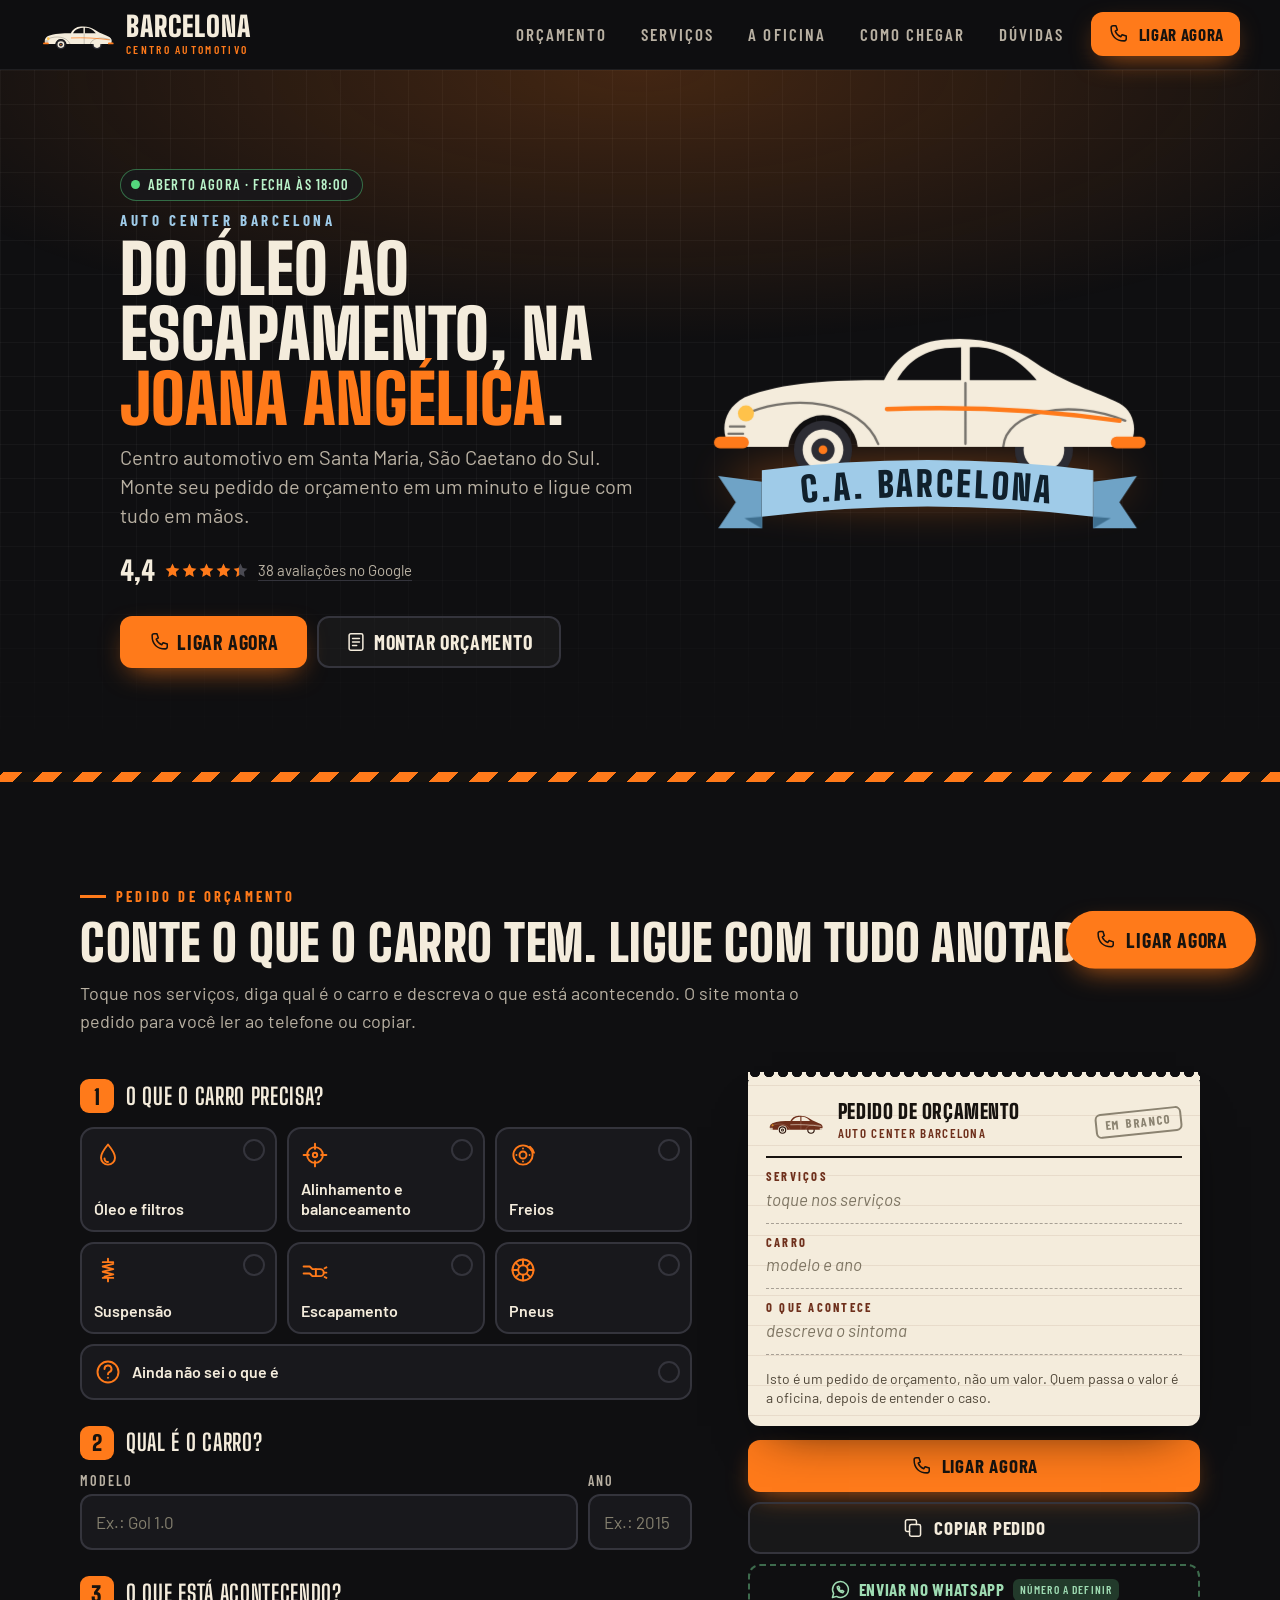
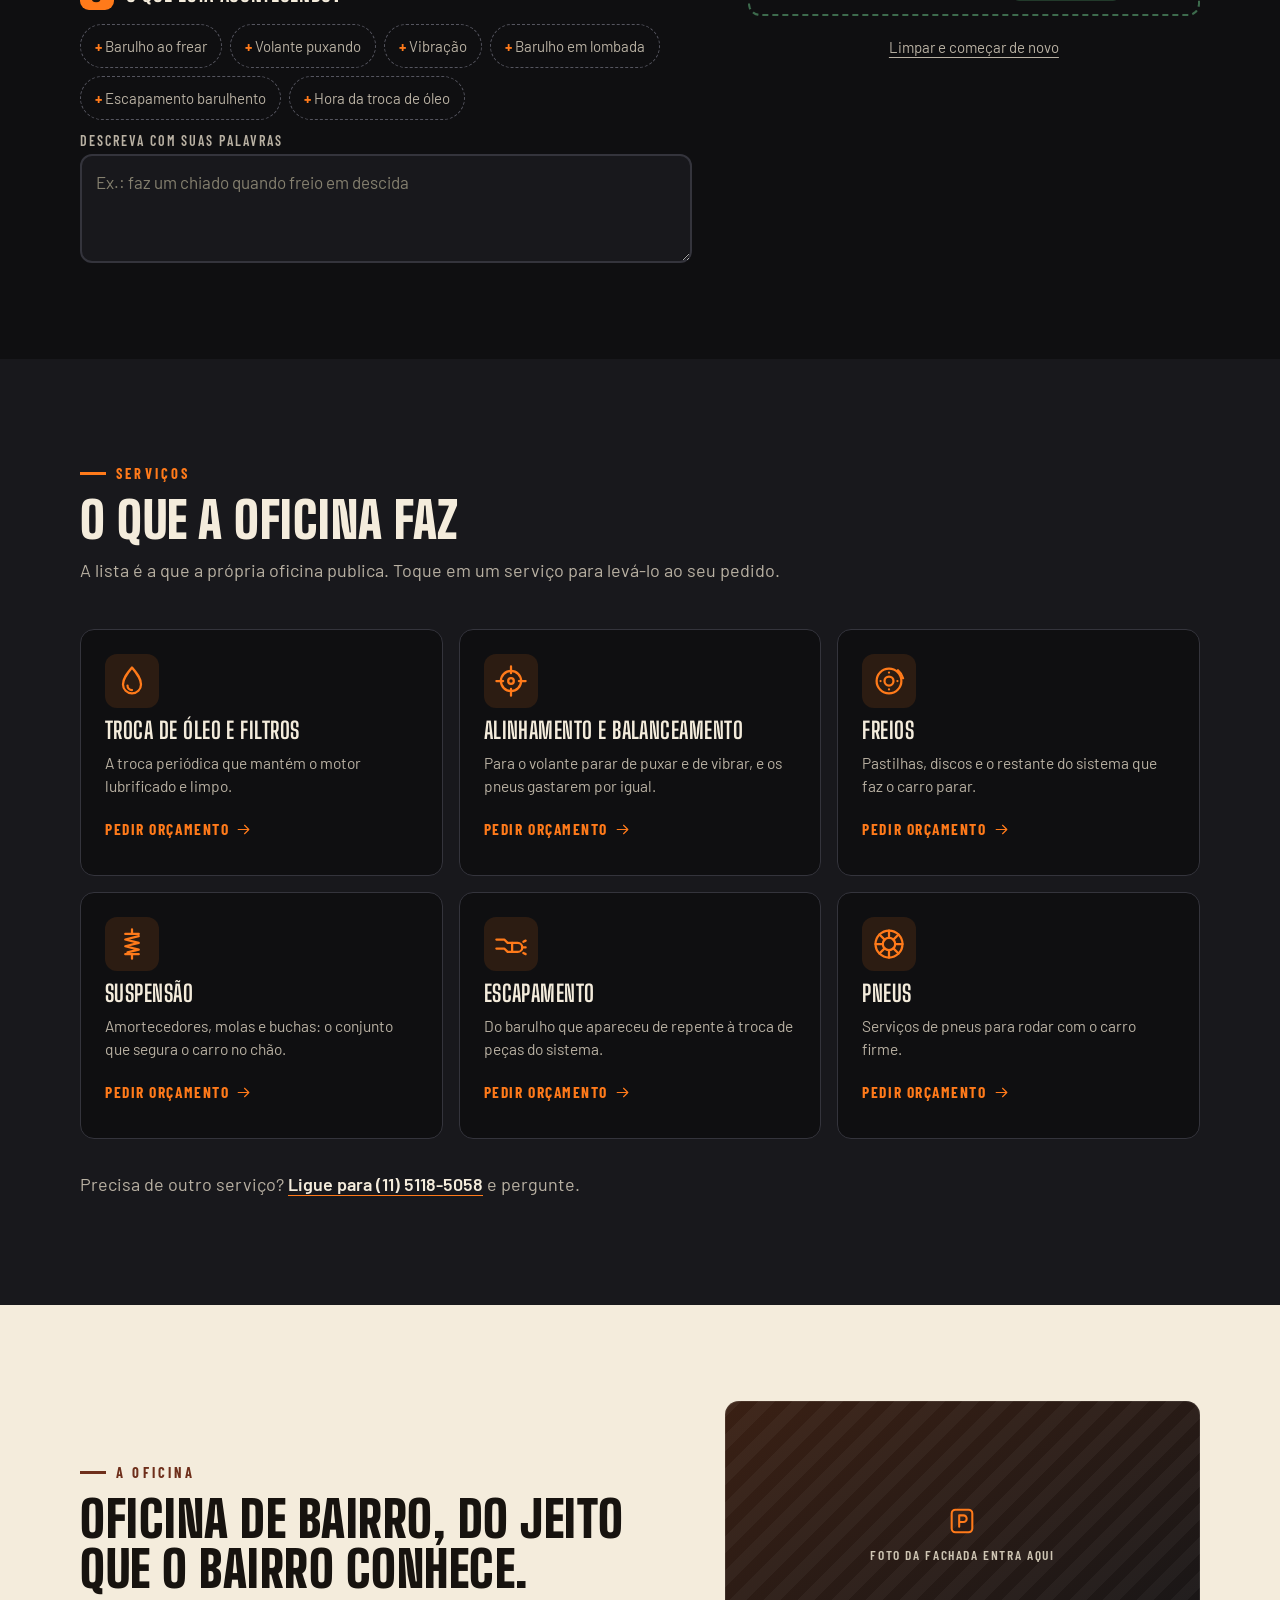
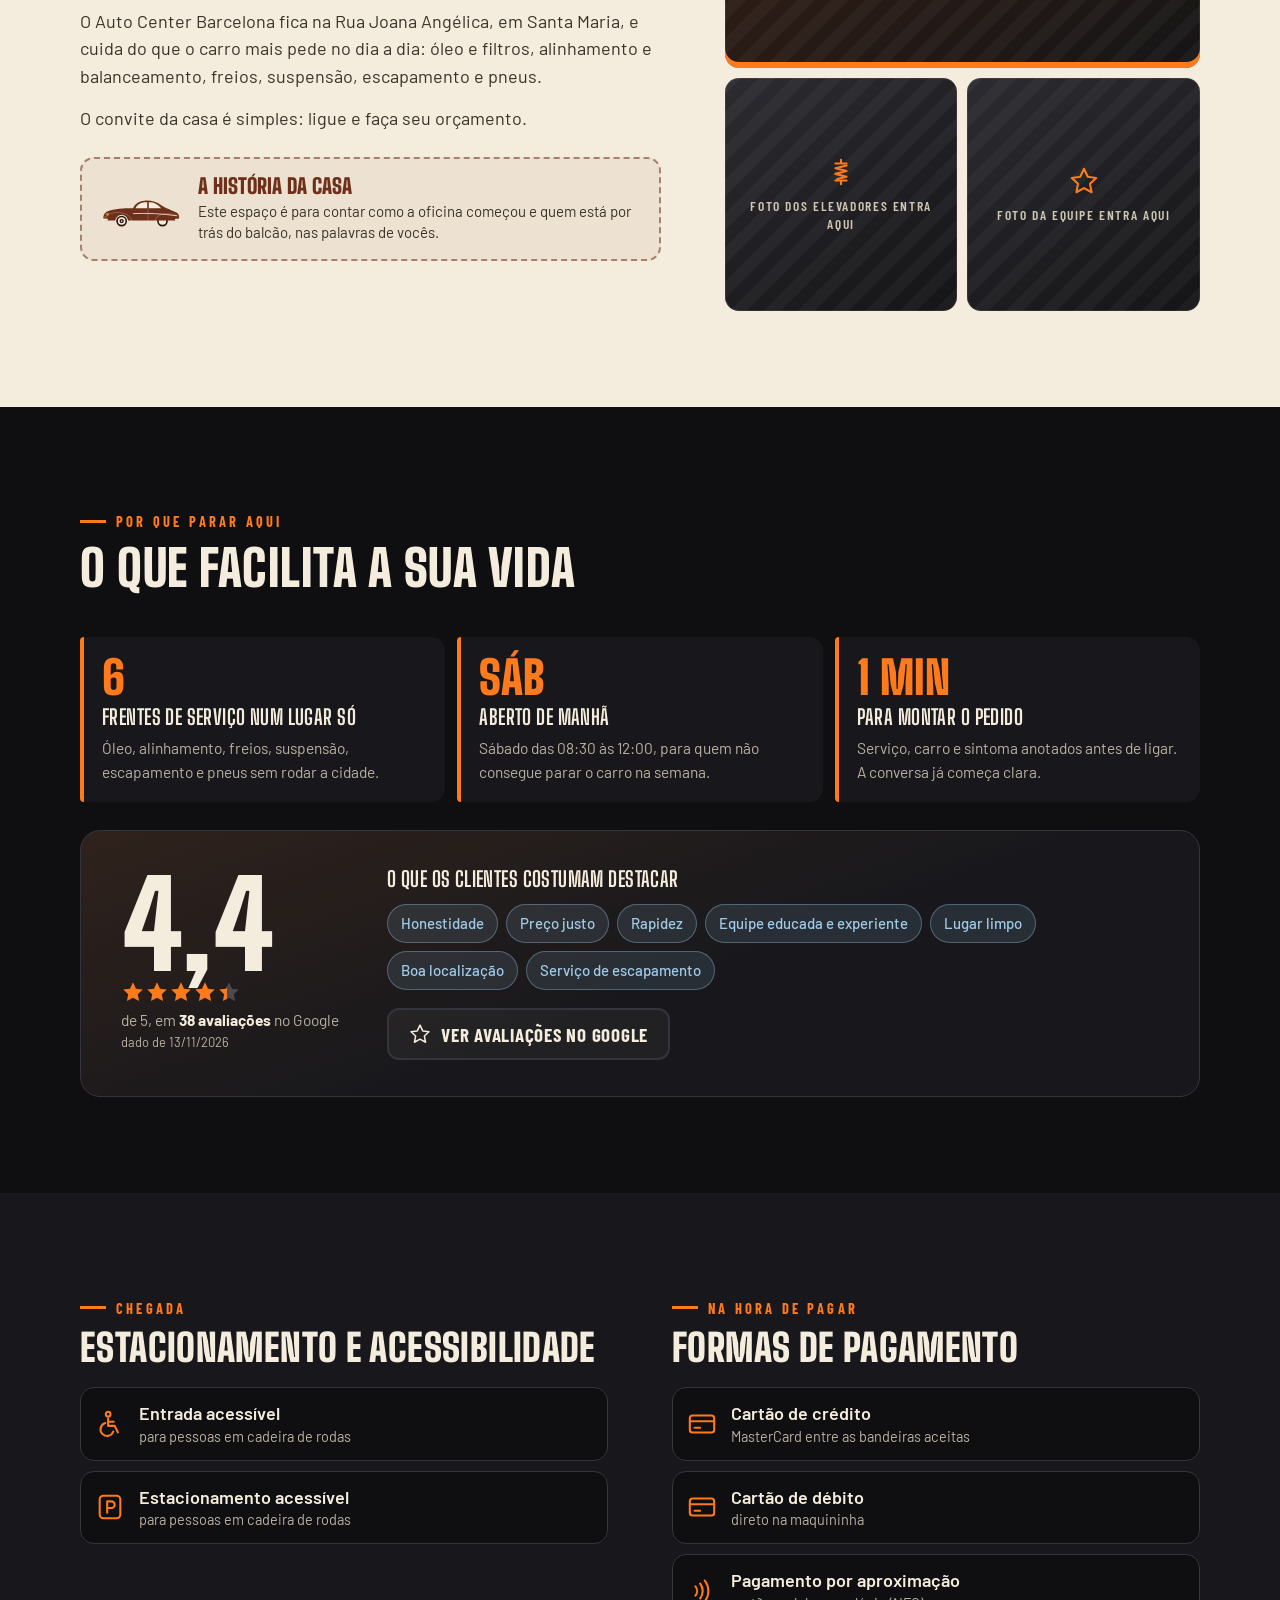
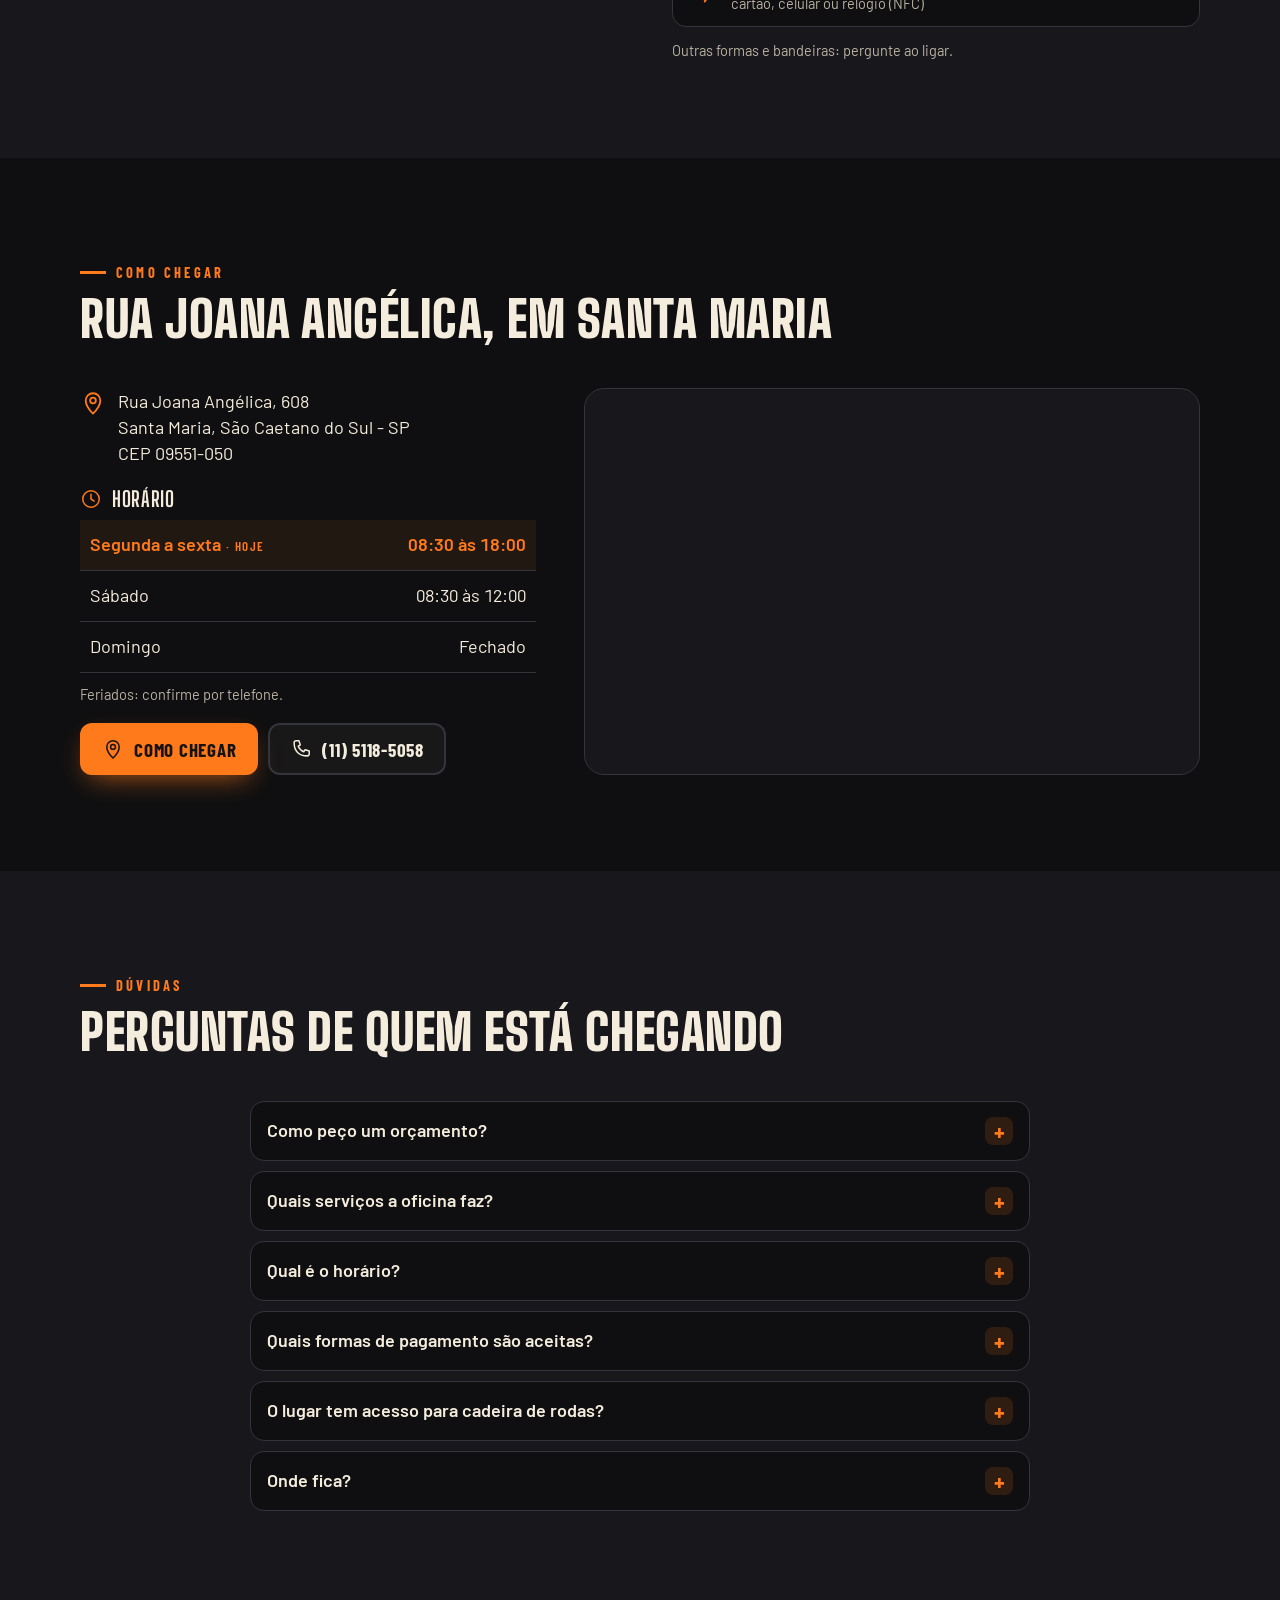
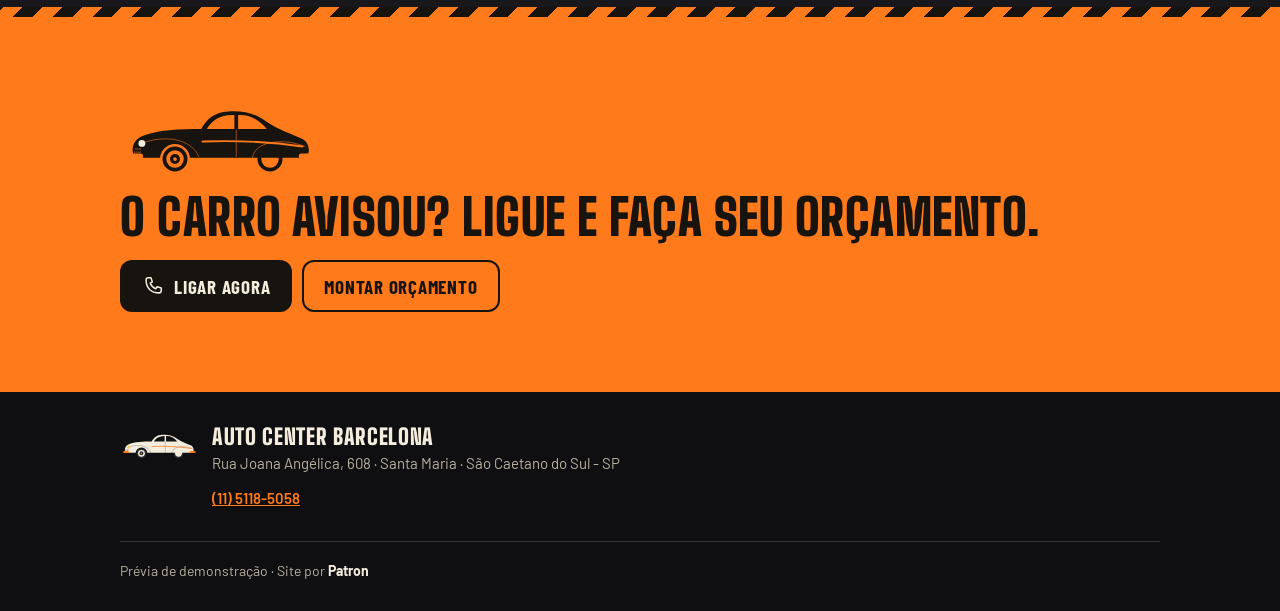
<file: index.html>
<!DOCTYPE html>
<html lang="pt-BR">
<head>
  <meta charset="utf-8">
  <meta name="viewport" content="width=device-width, initial-scale=1">
  <title>Auto Center Barcelona | Troca de óleo, freios e suspensão em Santa Maria, São Caetano do Sul</title>
  <meta name="description" content="Centro automotivo na Rua Joana Angélica, em Santa Maria, São Caetano do Sul: troca de óleo e filtros, alinhamento e balanceamento, freios, suspensão, escapamento e pneus. Monte seu pedido de orçamento e ligue.">
  <meta name="theme-color" content="#101012">
  <link rel="canonical" href="https://rafael2677.github.io/auto-center-barcelona/">

  <meta property="og:type" content="website">
  <meta property="og:locale" content="pt_BR">
  <meta property="og:title" content="Auto Center Barcelona | Centro automotivo em Santa Maria, São Caetano do Sul">
  <meta property="og:description" content="Óleo, alinhamento, freios, suspensão, escapamento e pneus. Monte seu pedido de orçamento em um minuto e ligue.">
  <meta property="og:url" content="https://rafael2677.github.io/auto-center-barcelona/">
  <meta property="og:image" content="https://rafael2677.github.io/auto-center-barcelona/assets/og-image.png">
  <meta property="og:image:width" content="1200">
  <meta property="og:image:height" content="630">
  <meta name="twitter:card" content="summary_large_image">

  <link rel="icon" href="assets/favicon.svg" type="image/svg+xml">
  <link rel="preconnect" href="https://fonts.googleapis.com">
  <link rel="preconnect" href="https://fonts.gstatic.com" crossorigin>
  <link href="https://fonts.googleapis.com/css2?family=Barlow:wght@400;500;600;700&family=Barlow+Condensed:wght@600;700&family=Big+Shoulders+Display:wght@700;900&display=swap" rel="stylesheet">
  <link rel="stylesheet" href="css/style.css">
  <script>document.documentElement.classList.add('js');</script>

  <!-- Dados estruturados: só campos publicados pelo próprio comércio no Google (13/11/2026). -->
  <!-- CONFIRMAR: número do endereço. O Google diz 608; a parede da foto mostra 634. -->
  <script type="application/ld+json">
  {
    "@context": "https://schema.org",
    "@type": "AutoRepair",
    "name": "Auto Center Barcelona",
    "alternateName": "Centro Automotivo Barcelona",
    "description": "Centro automotivo em Santa Maria, São Caetano do Sul: troca de óleo e filtros, alinhamento e balanceamento, freios e suspensão, escapamentos e pneus.",
    "url": "https://rafael2677.github.io/auto-center-barcelona/",
    "image": "https://rafael2677.github.io/auto-center-barcelona/assets/og-image.png",
    "telephone": "+55-11-5118-5058",
    "address": {
      "@type": "PostalAddress",
      "streetAddress": "Rua Joana Angélica, 608 - Santa Maria",
      "addressLocality": "São Caetano do Sul",
      "addressRegion": "SP",
      "postalCode": "09551-050",
      "addressCountry": "BR"
    },
    "geo": { "@type": "GeoCoordinates", "latitude": -23.6281032, "longitude": -46.5521079 },
    "areaServed": "Santa Maria, São Caetano do Sul",
    "hasMap": "https://www.google.com/maps?cid=8289101735776569435",
    "openingHoursSpecification": [
      { "@type": "OpeningHoursSpecification", "dayOfWeek": ["Monday","Tuesday","Wednesday","Thursday","Friday"], "opens": "08:30", "closes": "18:00" },
      { "@type": "OpeningHoursSpecification", "dayOfWeek": "Saturday", "opens": "08:30", "closes": "12:00" }
    ],
    "paymentAccepted": "Cartão de crédito, Cartão de débito, Pagamento por aproximação (NFC)"
  }
  </script>
</head>
<body>
  <a class="pular" href="#conteudo">Pular para o conteúdo</a>

  <!-- Desenhos próprios da Patron. Nenhuma foto do Google foi usada. -->
  <svg class="sprite" aria-hidden="true" focusable="false">
    <!-- LOGO: trocar pela oficial. Carro redesenhado a partir da placa pintada na parede (referência de forma, não cópia). -->
    <symbol id="carro" viewBox="0 0 320 136">
      <circle cx="240" cy="112" r="20" fill="var(--pneu)"/>
      <circle cx="240" cy="112" r="14" fill="var(--banda)"/>
      <path fill="var(--lataria)" d="M24 110C17 100 19 84 34 76c26-11 62-12 96-12 8-16 22-27 43-28 24-2 45 4 61 16 20 14 42 20 58 28 11 6 13 21 6 30H111.9A24 24 0 0 0 64.1 110Z"/>
      <path fill="var(--vidro)" d="M139 64c6-11 17-20 33-22l11-.5V64Zm50-22.500c17-1 32 6 46 22.500h-46Z"/>
      <path fill="none" stroke="var(--vidro)" stroke-width="1.600" stroke-linecap="round" opacity=".55" d="M38 86c30-12 76-8 88 22M212 110c2-24 44-34 84-18M186 66v42"/>
      <path fill="none" stroke="var(--cromo)" stroke-width="3" stroke-linecap="round" d="M132 84c52-2 104 0 160 8"/>
      <path fill="none" stroke="var(--vidro)" stroke-width="1.600" stroke-linecap="round" opacity=".55" d="M24 96h10M23 101h10"/>
      <rect x="13" y="103" width="24" height="8" rx="4" fill="var(--cromo)"/>
      <rect x="286" y="103" width="24" height="8" rx="4" fill="var(--cromo)"/>
      <circle cx="35" cy="87" r="5.500" fill="var(--farol)"/>
      <circle cx="88" cy="112" r="20" fill="var(--pneu)"/>
      <circle cx="88" cy="112" r="14" fill="var(--banda)"/>
      <circle cx="88" cy="112" r="8" fill="var(--pneu)"/>
      <circle cx="88" cy="112" r="3" fill="var(--cromo)"/>
    </symbol>

    <symbol id="i-oleo" viewBox="0 0 32 32"><path d="M16 4c5 6 8 10 8 15a8 8 0 0 1-16 0c0-5 3-9 8-15Z"/><path d="M12 20a4 4 0 0 0 4 4"/></symbol>
    <symbol id="i-alinhamento" viewBox="0 0 32 32"><circle cx="16" cy="16" r="9"/><circle cx="16" cy="16" r="2.5"/><path d="M16 3v6m0 14v6M3 16h6m14 0h6"/></symbol>
    <symbol id="i-freios" viewBox="0 0 32 32"><circle cx="16" cy="16" r="11"/><circle cx="16" cy="16" r="4"/><path d="M16 8.5v0M23.5 16v0M16 23.5v0M8.5 16v0"/><path d="M24 6.5a13.5 13.5 0 0 1 4.5 7"/></symbol>
    <symbol id="i-suspensao" viewBox="0 0 32 32"><path d="M16 3v4M16 25v4M10 7h12M10 25h12"/><path d="M22 9 10 12l12 3-12 3 12 3-10 2.5"/></symbol>
    <symbol id="i-escapamento" viewBox="0 0 32 32"><path d="M3 12h7l3 3h9a4 4 0 0 1 0 8h-9l-3-3H3"/><path d="M26 19h3M27 14l2-1M27 24l2 1"/><path d="M17 15v8"/></symbol>
    <symbol id="i-pneus" viewBox="0 0 32 32"><circle cx="16" cy="16" r="12"/><circle cx="16" cy="16" r="5.5"/><path d="M16 4v6.5M16 21.5V28M4 16h6.5M21.5 16H28M7.5 7.5l4.6 4.6M19.9 19.9l4.6 4.6M24.5 7.5l-4.6 4.6M12.1 19.9l-4.6 4.6"/></symbol>
    <symbol id="i-duvida" viewBox="0 0 32 32"><circle cx="16" cy="16" r="12"/><path d="M12 12.5a4 4 0 1 1 5.5 3.7c-1 .5-1.5 1.200-1.500 2.300M16 22.500v.2"/></symbol>
    <symbol id="i-fone" viewBox="0 0 32 32"><path d="M9 4h4l2 6-3 2a14 14 0 0 0 8 8l2-3 6 2v4a3 3 0 0 1-3 3C13 26 6 19 6 7a3 3 0 0 1 3-3Z"/></symbol>
    <symbol id="i-copiar" viewBox="0 0 32 32"><rect x="11" y="11" width="16" height="17" rx="2.500"/><path d="M21 11V6.500A2.500 2.500 0 0 0 18.500 4h-11A2.500 2.500 0 0 0 5 6.500v12A2.500 2.500 0 0 0 7.500 21H11"/></symbol>
    <symbol id="i-zap" viewBox="0 0 32 32"><path d="M5 27l1.700-6A11.500 11.500 0 1 1 11 25.300Z"/><path d="M12 11.500c0 4 3.500 8 8 8.500l1.500-2-2.500-1.500-1 1c-1.500-.5-3-2-3.500-3.500l1-1L14 10.500Z"/></symbol>
    <symbol id="i-pino" viewBox="0 0 32 32"><path d="M16 29s9-8.500 9-16a9 9 0 0 0-18 0c0 7.500 9 16 9 16Z"/><circle cx="16" cy="13" r="3.500"/></symbol>
    <symbol id="i-relogio" viewBox="0 0 32 32"><circle cx="16" cy="16" r="12"/><path d="M16 9v7l4.500 3"/></symbol>
    <symbol id="i-cartao" viewBox="0 0 32 32"><rect x="3" y="7" width="26" height="18" rx="3"/><path d="M3 13h26M8 20h6"/></symbol>
    <symbol id="i-aprox" viewBox="0 0 32 32"><path d="M9 11a8 8 0 0 1 0 10M14 8a13 13 0 0 1 0 16M19 5a18 18 0 0 1 0 22"/></symbol>
    <symbol id="i-acesso" viewBox="0 0 32 32"><circle cx="14" cy="5.500" r="2.500"/><path d="M14 10v8h7l3.500 7"/><path d="M14 13.500h6"/><path d="M11 15a7 7 0 1 0 8.500 9"/></symbol>
    <symbol id="i-vaga" viewBox="0 0 32 32"><rect x="5" y="4" width="22" height="24" rx="4"/><path d="M13 22V10h4.500a3.500 3.500 0 0 1 0 7H13"/></symbol>
    <symbol id="i-estrela" viewBox="0 0 32 32"><path d="m16 3 4 8.500 9 1.200-6.600 6.300 1.700 9L16 23.500 7.900 28l1.700-9L3 12.700l9-1.200Z"/></symbol>
    <symbol id="i-seta" viewBox="0 0 32 32"><path d="M6 16h20M18 8l8 8-8 8"/></symbol>
    <symbol id="i-lista" viewBox="0 0 32 32"><rect x="6" y="4" width="20" height="24" rx="2.500"/><path d="M11 11h10M11 16h10M11 21h6"/></symbol>
  </svg>

  <header class="topo" id="topo">
    <a class="marca" href="#inicio" aria-label="Auto Center Barcelona, início">
      <svg class="marca__carro" viewBox="0 0 320 136" aria-hidden="true"><use href="#carro"/></svg>
      <span class="marca__texto">
        <strong>Barcelona</strong>
        <small>Centro Automotivo</small>
      </span>
    </a>
    <nav class="menu" aria-label="Seções do site">
      <a href="#orcamento">Orçamento</a>
      <a href="#servicos">Serviços</a>
      <a href="#sobre">A oficina</a>
      <a href="#local">Como chegar</a>
      <a href="#faq">Dúvidas</a>
    </nav>
    <a class="btn btn--laranja btn--compacto" href="tel:+551151185058" data-acao="ligar-topo">
      <svg class="ico" aria-hidden="true"><use href="#i-fone"/></svg>
      <span>Ligar</span>
    </a>
  </header>

  <main id="conteudo">

    <!-- ===================== PRIMEIRA TELA ===================== -->
    <section class="heroi" id="inicio">
      <div class="heroi__grade" aria-hidden="true"></div>
      <div class="heroi__miolo">
        <div class="heroi__texto">
          <p class="selo-aberto" id="selo-aberto" data-estado="calculando">
            <span class="selo-aberto__luz" aria-hidden="true"></span>
            <span id="selo-aberto-texto">Seg a sex 08:30–18:00 · sáb 08:30–12:00</span>
          </p>
          <h1>
            <span class="heroi__nome">Auto Center Barcelona</span>
            Do óleo ao escapamento, na <em>Joana Angélica</em>.
          </h1>
          <p class="heroi__frase">Centro automotivo em Santa Maria, São Caetano do Sul. Monte seu pedido de orçamento em um minuto e ligue com tudo em mãos.</p>
          <a class="nota" href="https://www.google.com/maps?cid=8289101735776569435" target="_blank" rel="noopener" data-acao="nota-google">
            <span class="nota__numero">4,4</span>
            <span class="nota__estrelas" aria-hidden="true" style="--nota:4.4"></span>
            <span class="nota__texto">38 avaliações no Google</span>
          </a>
          <div class="heroi__botoes" id="heroi-botoes">
            <a class="btn btn--laranja" href="tel:+551151185058" data-acao="ligar-heroi">
              <svg class="ico" aria-hidden="true"><use href="#i-fone"/></svg>
              Ligar agora
            </a>
            <a class="btn btn--contorno" href="#orcamento">
              <svg class="ico" aria-hidden="true"><use href="#i-lista"/></svg>
              Montar orçamento
            </a>
          </div>
        </div>

        <div class="heroi__placa">
          <!-- LOGO: trocar pela oficial. Assinatura inspirada na placa: carro antigo e faixa "C.A. Barcelona". -->
          <svg class="assinatura" viewBox="0 0 320 176" role="img" aria-label="Assinatura do Auto Center Barcelona: carro antigo sobre a faixa C.A. Barcelona">
            <ellipse class="assinatura__brilho" cx="160" cy="134" rx="140" ry="16"/>
            <use href="#carro" width="320" height="136"/>
            <path class="faixa__ponta" d="M46 134 16 130l12 18-12 18 30 0Zm228 0 30-4-12 18 12 18-30 0Z"/>
            <path class="faixa__dobra" d="M46 158v8l-12-7Zm228 0v8l12-7Z"/>
            <path class="faixa__corpo" d="M46 126q114-14 228 0v32q-114-14-228 0Z"/>
            <path id="curva-faixa" fill="none" d="M56 151q104-13 208 0"/>
            <text class="faixa__letras" text-anchor="middle"><textPath href="#curva-faixa" startOffset="50%">C.A. BARCELONA</textPath></text>
          </svg>
        </div>
      </div>
      <div class="faixa-piso" aria-hidden="true"></div>
    </section>

    <!-- ===================== MONTADOR DE ORÇAMENTO ===================== -->
    <section class="secao" id="orcamento">
      <div class="secao__cabeca revela">
        <p class="olho">Pedido de orçamento</p>
        <h2>Conte o que o carro tem. Ligue com tudo anotado.</h2>
        <p class="secao__apoio">Toque nos serviços, diga qual é o carro e descreva o que está acontecendo. O site monta o pedido para você ler ao telefone ou copiar.</p>
      </div>

      <div class="montador">
        <form class="montador__passos revela" id="form-orcamento" novalidate>
          <fieldset class="passo">
            <legend><span class="passo__num">1</span> O que o carro precisa?</legend>
            <div class="servicos-chips" id="chips-servicos">
              <button type="button" class="chip-servico" aria-pressed="false" data-servico="Troca de óleo e filtros"><svg class="ico" aria-hidden="true"><use href="#i-oleo"/></svg><span>Óleo e filtros</span></button>
              <button type="button" class="chip-servico" aria-pressed="false" data-servico="Alinhamento e balanceamento"><svg class="ico" aria-hidden="true"><use href="#i-alinhamento"/></svg><span>Alinhamento e balanceamento</span></button>
              <button type="button" class="chip-servico" aria-pressed="false" data-servico="Freios"><svg class="ico" aria-hidden="true"><use href="#i-freios"/></svg><span>Freios</span></button>
              <button type="button" class="chip-servico" aria-pressed="false" data-servico="Suspensão"><svg class="ico" aria-hidden="true"><use href="#i-suspensao"/></svg><span>Suspensão</span></button>
              <button type="button" class="chip-servico" aria-pressed="false" data-servico="Escapamento"><svg class="ico" aria-hidden="true"><use href="#i-escapamento"/></svg><span>Escapamento</span></button>
              <button type="button" class="chip-servico" aria-pressed="false" data-servico="Pneus"><svg class="ico" aria-hidden="true"><use href="#i-pneus"/></svg><span>Pneus</span></button>
              <button type="button" class="chip-servico chip-servico--largo" aria-pressed="false" data-servico="Ainda não sei o que é"><svg class="ico" aria-hidden="true"><use href="#i-duvida"/></svg><span>Ainda não sei o que é</span></button>
            </div>
          </fieldset>

          <fieldset class="passo">
            <legend><span class="passo__num">2</span> Qual é o carro?</legend>
            <div class="campos">
              <label class="campo campo--modelo">
                <span>Modelo</span>
                <input type="text" id="campo-modelo" name="modelo" autocomplete="off" maxlength="40" placeholder="Ex.: Gol 1.0">
              </label>
              <label class="campo campo--ano">
                <span>Ano</span>
                <input type="text" id="campo-ano" name="ano" inputmode="numeric" autocomplete="off" maxlength="4" placeholder="Ex.: 2015">
              </label>
            </div>
          </fieldset>

          <fieldset class="passo">
            <legend><span class="passo__num">3</span> O que está acontecendo?</legend>
            <div class="sintomas" id="chips-sintomas" aria-label="Sintomas comuns, toque para acrescentar">
              <button type="button" class="chip-sintoma" data-sintoma="Barulho ao frear">Barulho ao frear</button>
              <button type="button" class="chip-sintoma" data-sintoma="Volante puxando para um lado">Volante puxando</button>
              <button type="button" class="chip-sintoma" data-sintoma="Vibração em velocidade">Vibração</button>
              <button type="button" class="chip-sintoma" data-sintoma="Barulho na suspensão em lombadas">Barulho em lombada</button>
              <button type="button" class="chip-sintoma" data-sintoma="Escapamento barulhento">Escapamento barulhento</button>
              <button type="button" class="chip-sintoma" data-sintoma="Está na hora da troca de óleo">Hora da troca de óleo</button>
            </div>
            <label class="campo">
              <span>Descreva com suas palavras</span>
              <textarea id="campo-sintoma" name="sintoma" rows="3" maxlength="400" placeholder="Ex.: faz um chiado quando freio em descida"></textarea>
            </label>
          </fieldset>
        </form>

        <aside class="pedido revela" aria-labelledby="pedido-titulo">
          <div class="pedido__papel">
            <header class="pedido__topo">
              <svg class="pedido__carro" viewBox="0 0 320 136" aria-hidden="true"><use href="#carro"/></svg>
              <div>
                <h3 id="pedido-titulo">Pedido de orçamento</h3>
                <p>Auto Center Barcelona</p>
              </div>
              <span class="pedido__carimbo" id="pedido-carimbo" aria-hidden="true">em branco</span>
            </header>
            <dl class="pedido__linhas" aria-live="polite">
              <div><dt>Serviços</dt><dd id="pedido-servicos" class="vazio">toque nos serviços</dd></div>
              <div><dt>Carro</dt><dd id="pedido-carro" class="vazio">modelo e ano</dd></div>
              <div><dt>O que acontece</dt><dd id="pedido-sintoma" class="vazio">descreva o sintoma</dd></div>
            </dl>
            <p class="pedido__aviso">Isto é um pedido de orçamento, não um valor. Quem passa o valor é a oficina, depois de entender o caso.</p>
          </div>
          <div class="pedido__acoes">
            <a class="btn btn--laranja" href="tel:+551151185058" id="btn-ligar-pedido" data-acao="ligar-pedido">
              <svg class="ico" aria-hidden="true"><use href="#i-fone"/></svg>
              Ligar agora
            </a>
            <button type="button" class="btn btn--contorno" id="btn-copiar">
              <svg class="ico" aria-hidden="true"><use href="#i-copiar"/></svg>
              <span id="btn-copiar-texto">Copiar pedido</span>
            </button>
            <!-- CONFIRMAR: número de WhatsApp da oficina. O único telefone confirmado é fixo.
                 Ao receber o número, preencha WHATSAPP_NUMERO em js/main.js: o botão passa a abrir a conversa com o pedido escrito. -->
            <button type="button" class="btn btn--zap" id="btn-zap" data-estado="pendente">
              <svg class="ico" aria-hidden="true"><use href="#i-zap"/></svg>
              <span>Enviar no WhatsApp</span>
              <small id="btn-zap-etiqueta">número a definir</small>
            </button>
            <button type="button" class="link-limpar" id="btn-limpar">Limpar e começar de novo</button>
          </div>
        </aside>
      </div>
    </section>

    <!-- ===================== SERVIÇOS ===================== -->
    <section class="secao secao--grafite" id="servicos">
      <div class="secao__cabeca revela">
        <p class="olho">Serviços</p>
        <h2>O que a oficina faz</h2>
        <p class="secao__apoio">A lista é a que a própria oficina publica. Toque em um serviço para levá-lo ao seu pedido.</p>
      </div>
      <!-- CONFIRMAR: serviços além dos listados no Google, marcas atendidas e preços. -->
      <ul class="cartoes">
        <li class="cartao revela">
          <svg class="cartao__ico" aria-hidden="true"><use href="#i-oleo"/></svg>
          <h3>Troca de óleo e filtros</h3>
          <p>A troca periódica que mantém o motor lubrificado e limpo.</p>
          <button type="button" class="cartao__add" data-add="Troca de óleo e filtros">Pedir orçamento <svg class="ico" aria-hidden="true"><use href="#i-seta"/></svg></button>
        </li>
        <li class="cartao revela">
          <svg class="cartao__ico" aria-hidden="true"><use href="#i-alinhamento"/></svg>
          <h3>Alinhamento e balanceamento</h3>
          <p>Para o volante parar de puxar e de vibrar, e os pneus gastarem por igual.</p>
          <button type="button" class="cartao__add" data-add="Alinhamento e balanceamento">Pedir orçamento <svg class="ico" aria-hidden="true"><use href="#i-seta"/></svg></button>
        </li>
        <li class="cartao revela">
          <svg class="cartao__ico" aria-hidden="true"><use href="#i-freios"/></svg>
          <h3>Freios</h3>
          <p>Pastilhas, discos e o restante do sistema que faz o carro parar.</p>
          <button type="button" class="cartao__add" data-add="Freios">Pedir orçamento <svg class="ico" aria-hidden="true"><use href="#i-seta"/></svg></button>
        </li>
        <li class="cartao revela">
          <svg class="cartao__ico" aria-hidden="true"><use href="#i-suspensao"/></svg>
          <h3>Suspensão</h3>
          <p>Amortecedores, molas e buchas: o conjunto que segura o carro no chão.</p>
          <button type="button" class="cartao__add" data-add="Suspensão">Pedir orçamento <svg class="ico" aria-hidden="true"><use href="#i-seta"/></svg></button>
        </li>
        <li class="cartao revela">
          <svg class="cartao__ico" aria-hidden="true"><use href="#i-escapamento"/></svg>
          <h3>Escapamento</h3>
          <p>Do barulho que apareceu de repente à troca de peças do sistema.</p>
          <button type="button" class="cartao__add" data-add="Escapamento">Pedir orçamento <svg class="ico" aria-hidden="true"><use href="#i-seta"/></svg></button>
        </li>
        <li class="cartao revela">
          <svg class="cartao__ico" aria-hidden="true"><use href="#i-pneus"/></svg>
          <h3>Pneus</h3>
          <p>Serviços de pneus para rodar com o carro firme.</p>
          <button type="button" class="cartao__add" data-add="Pneus">Pedir orçamento <svg class="ico" aria-hidden="true"><use href="#i-seta"/></svg></button>
        </li>
      </ul>
      <p class="outros revela">Precisa de outro serviço? <a href="tel:+551151185058" data-acao="ligar-servicos">Ligue para (11) 5118-5058</a> e pergunte.</p>
    </section>

    <!-- ===================== A OFICINA (SOBRE) ===================== -->
    <section class="secao secao--creme" id="sobre">
      <div class="sobre">
        <div class="sobre__texto revela">
          <p class="olho">A oficina</p>
          <h2>Oficina de bairro, do jeito que o bairro conhece.</h2>
          <p>O Auto Center Barcelona fica na Rua Joana Angélica, em Santa Maria, e cuida do que o carro mais pede no dia a dia: óleo e filtros, alinhamento e balanceamento, freios, suspensão, escapamento e pneus.</p>
          <p>O convite da casa é simples: ligue e faça seu orçamento.</p>

          <!-- CONFIRMAR: "Desde 1986" está na placa pintada. Confirmar o ano antes de publicar como fundação. -->
          <!-- CONFIRMAR: os nomes Roberto e Wally aparecem na placa. São os donos? Podem aparecer no site? -->
          <div class="historia">
            <svg class="historia__carro" viewBox="0 0 320 136" aria-hidden="true"><use href="#carro"/></svg>
            <div>
              <h3>A história da casa</h3>
              <p>Este espaço é para contar como a oficina começou e quem está por trás do balcão, nas palavras de vocês.</p>
            </div>
          </div>
        </div>

        <div class="sobre__fotos revela" aria-label="Espaços reservados para fotos da oficina">
          <figure class="foto foto--grande"><svg class="ico" aria-hidden="true"><use href="#i-vaga"/></svg><figcaption>Foto da fachada entra aqui</figcaption></figure>
          <figure class="foto"><svg class="ico" aria-hidden="true"><use href="#i-suspensao"/></svg><figcaption>Foto dos elevadores entra aqui</figcaption></figure>
          <figure class="foto"><svg class="ico" aria-hidden="true"><use href="#i-estrela"/></svg><figcaption>Foto da equipe entra aqui</figcaption></figure>
        </div>
      </div>
    </section>

    <!-- ===================== DIFERENCIAIS + AVALIAÇÕES ===================== -->
    <section class="secao" id="diferenciais">
      <div class="secao__cabeca revela">
        <p class="olho">Por que parar aqui</p>
        <h2>O que facilita a sua vida</h2>
      </div>
      <ul class="trunfos">
        <li class="trunfo revela"><span class="trunfo__num">6</span><h3>frentes de serviço num lugar só</h3><p>Óleo, alinhamento, freios, suspensão, escapamento e pneus sem rodar a cidade.</p></li>
        <li class="trunfo revela"><span class="trunfo__num">Sáb</span><h3>aberto de manhã</h3><p>Sábado das 08:30 às 12:00, para quem não consegue parar o carro na semana.</p></li>
        <li class="trunfo revela"><span class="trunfo__num">1 min</span><h3>para montar o pedido</h3><p>Serviço, carro e sintoma anotados antes de ligar. A conversa já começa clara.</p></li>
      </ul>

      <div class="prova revela" id="avaliacoes">
        <div class="prova__nota">
          <span class="prova__numero">4,4</span>
          <span class="nota__estrelas nota__estrelas--g" aria-hidden="true" style="--nota:4.4"></span>
          <p>de 5, em <strong>38 avaliações</strong> no Google<br><small>dado de 13/11/2026</small></p>
        </div>
        <div class="prova__temas">
          <h3>O que os clientes costumam destacar</h3>
          <!-- Temas recorrentes nas avaliações do Google. Não são citações. -->
          <ul class="temas">
            <li>Honestidade</li>
            <li>Preço justo</li>
            <li>Rapidez</li>
            <li>Equipe educada e experiente</li>
            <li>Lugar limpo</li>
            <li>Boa localização</li>
            <li>Serviço de escapamento</li>
          </ul>
          <a class="btn btn--contorno" href="https://www.google.com/maps?cid=8289101735776569435" target="_blank" rel="noopener" data-acao="ver-avaliacoes">
            <svg class="ico" aria-hidden="true"><use href="#i-estrela"/></svg>
            Ver avaliações no Google
          </a>
        </div>
      </div>
    </section>

    <!-- ===================== ACESSO + PAGAMENTO ===================== -->
    <section class="secao secao--grafite" id="acesso">
      <div class="duplo">
        <div class="bloco revela" id="estacionamento">
          <p class="olho">Chegada</p>
          <h2>Estacionamento e acessibilidade</h2>
          <ul class="itens">
            <li><svg class="ico" aria-hidden="true"><use href="#i-acesso"/></svg><div><strong>Entrada acessível</strong><span>para pessoas em cadeira de rodas</span></div></li>
            <li><svg class="ico" aria-hidden="true"><use href="#i-vaga"/></svg><div><strong>Estacionamento acessível</strong><span>para pessoas em cadeira de rodas</span></div></li>
          </ul>
        </div>
        <div class="bloco revela" id="pagamento">
          <p class="olho">Na hora de pagar</p>
          <h2>Formas de pagamento</h2>
          <!-- CONFIRMAR: outras bandeiras, Pix, dinheiro e parcelamento. No Google constam só os itens abaixo. -->
          <ul class="itens">
            <li><svg class="ico" aria-hidden="true"><use href="#i-cartao"/></svg><div><strong>Cartão de crédito</strong><span>MasterCard entre as bandeiras aceitas</span></div></li>
            <li><svg class="ico" aria-hidden="true"><use href="#i-cartao"/></svg><div><strong>Cartão de débito</strong><span>direto na maquininha</span></div></li>
            <li><svg class="ico" aria-hidden="true"><use href="#i-aprox"/></svg><div><strong>Pagamento por aproximação</strong><span>cartão, celular ou relógio (NFC)</span></div></li>
          </ul>
          <p class="miudo">Outras formas e bandeiras: pergunte ao ligar.</p>
        </div>
      </div>
    </section>

    <!-- ===================== LOCALIZAÇÃO ===================== -->
    <section class="secao" id="local">
      <div class="secao__cabeca revela">
        <p class="olho">Como chegar</p>
        <h2>Rua Joana Angélica, em Santa Maria</h2>
      </div>
      <div class="local">
        <div class="local__dados revela">
          <!-- CONFIRMAR: número do endereço. Google: 608. Parede na foto: 634. -->
          <address>
            <svg class="ico" aria-hidden="true"><use href="#i-pino"/></svg>
            <span>Rua Joana Angélica, 608<br>Santa Maria, São Caetano do Sul - SP<br>CEP 09551-050</span>
          </address>
          <div class="horario">
            <h3><svg class="ico" aria-hidden="true"><use href="#i-relogio"/></svg> Horário</h3>
            <table>
              <tbody>
                <tr data-dias="1,2,3,4,5"><th scope="row">Segunda a sexta</th><td>08:30 às 18:00</td></tr>
                <tr data-dias="6"><th scope="row">Sábado</th><td>08:30 às 12:00</td></tr>
                <tr data-dias="0"><th scope="row">Domingo</th><td>Fechado</td></tr>
              </tbody>
            </table>
            <p class="miudo" id="horario-status">Feriados: confirme por telefone.</p>
          </div>
          <div class="local__botoes">
            <a class="btn btn--laranja" href="https://www.google.com/maps/dir//Auto+Center+Barcelona/data=!4m8!4m7!1m0!1m5!1m1!1s0x94ce5d2974985385:0x7308ce1c7409485b!2m2!1d-46.552107899999996!2d-23.628103199999998" target="_blank" rel="noopener" data-acao="como-chegar">
              <svg class="ico" aria-hidden="true"><use href="#i-pino"/></svg>
              Como chegar
            </a>
            <a class="btn btn--contorno" href="tel:+551151185058" data-acao="ligar-local">
              <svg class="ico" aria-hidden="true"><use href="#i-fone"/></svg>
              (11) 5118-5058
            </a>
          </div>
        </div>
        <div class="local__mapa revela">
          <iframe title="Mapa: Auto Center Barcelona, Rua Joana Angélica, São Caetano do Sul" loading="lazy" referrerpolicy="no-referrer-when-downgrade" src="https://www.google.com/maps?q=Auto+Center+Barcelona,+Rua+Joana+Ang%C3%A9lica,+608,+S%C3%A3o+Caetano+do+Sul+-+SP&z=17&output=embed"></iframe>
        </div>
      </div>
    </section>

    <!-- ===================== DÚVIDAS ===================== -->
    <section class="secao secao--grafite" id="faq">
      <div class="secao__cabeca revela">
        <p class="olho">Dúvidas</p>
        <h2>Perguntas de quem está chegando</h2>
      </div>
      <div class="faq revela">
        <details>
          <summary>Como peço um orçamento?</summary>
          <p>Monte o pedido aqui no site com o serviço, o carro e o sintoma, e ligue para (11) 5118-5058 com ele em mãos. Você também pode copiar o texto do pedido.</p>
        </details>
        <details>
          <summary>Quais serviços a oficina faz?</summary>
          <p>Troca de óleo e filtros, alinhamento e balanceamento, freios, suspensão, escapamento e pneus, entre outros serviços. Se o seu caso não estiver na lista, ligue e pergunte.</p>
        </details>
        <details>
          <summary>Qual é o horário?</summary>
          <p>De segunda a sexta, das 08:30 às 18:00. Aos sábados, das 08:30 às 12:00. Domingo a oficina fica fechada.</p>
        </details>
        <details>
          <summary>Quais formas de pagamento são aceitas?</summary>
          <p>Cartão de crédito, cartão de débito e pagamento por aproximação. Para outras formas, pergunte ao ligar.</p>
        </details>
        <details>
          <summary>O lugar tem acesso para cadeira de rodas?</summary>
          <p>Sim. A entrada e o estacionamento são acessíveis para pessoas em cadeira de rodas.</p>
        </details>
        <details>
          <summary>Onde fica?</summary>
          <p>Na Rua Joana Angélica, 608, em Santa Maria, São Caetano do Sul. O botão "Como chegar" abre a rota no Google Maps.</p>
        </details>
      </div>
    </section>

    <!-- ===================== CHAMADA FINAL ===================== -->
    <section class="chamada">
      <div class="faixa-piso" aria-hidden="true"></div>
      <div class="chamada__miolo revela">
        <svg class="chamada__carro" viewBox="0 0 320 136" aria-hidden="true"><use href="#carro"/></svg>
        <h2>O carro avisou? Ligue e faça seu orçamento.</h2>
        <div class="chamada__botoes">
          <a class="btn btn--escuro" href="tel:+551151185058" data-acao="ligar-final">
            <svg class="ico" aria-hidden="true"><use href="#i-fone"/></svg>
            Ligar agora
          </a>
          <a class="btn btn--contorno-escuro" href="#orcamento">Montar orçamento</a>
        </div>
      </div>
    </section>
  </main>

  <footer class="rodape">
    <div class="rodape__marca">
      <svg viewBox="0 0 320 136" aria-hidden="true"><use href="#carro"/></svg>
      <div>
        <strong>Auto Center Barcelona</strong>
        <span>Rua Joana Angélica, 608 · Santa Maria · São Caetano do Sul - SP</span>
        <a href="tel:+551151185058">(11) 5118-5058</a>
      </div>
    </div>
    <p class="rodape__patron">Prévia de demonstração · Site por <strong>Patron</strong></p>
  </footer>

  <!-- Contato sempre à mão: barra no celular, botão flutuante no desktop -->
  <div class="barra" id="barra-contato" data-visivel="nao">
    <a class="btn btn--contorno" href="#orcamento">
      <svg class="ico" aria-hidden="true"><use href="#i-lista"/></svg>
      <span>Orçamento</span>
    </a>
    <a class="btn btn--laranja" href="tel:+551151185058" data-acao="ligar-barra">
      <svg class="ico" aria-hidden="true"><use href="#i-fone"/></svg>
      <span>Ligar agora</span>
    </a>
  </div>

  <div class="aviso" id="aviso" role="status" aria-live="polite"></div>

  <script src="js/main.js" defer></script>
</body>
</html>
</file>
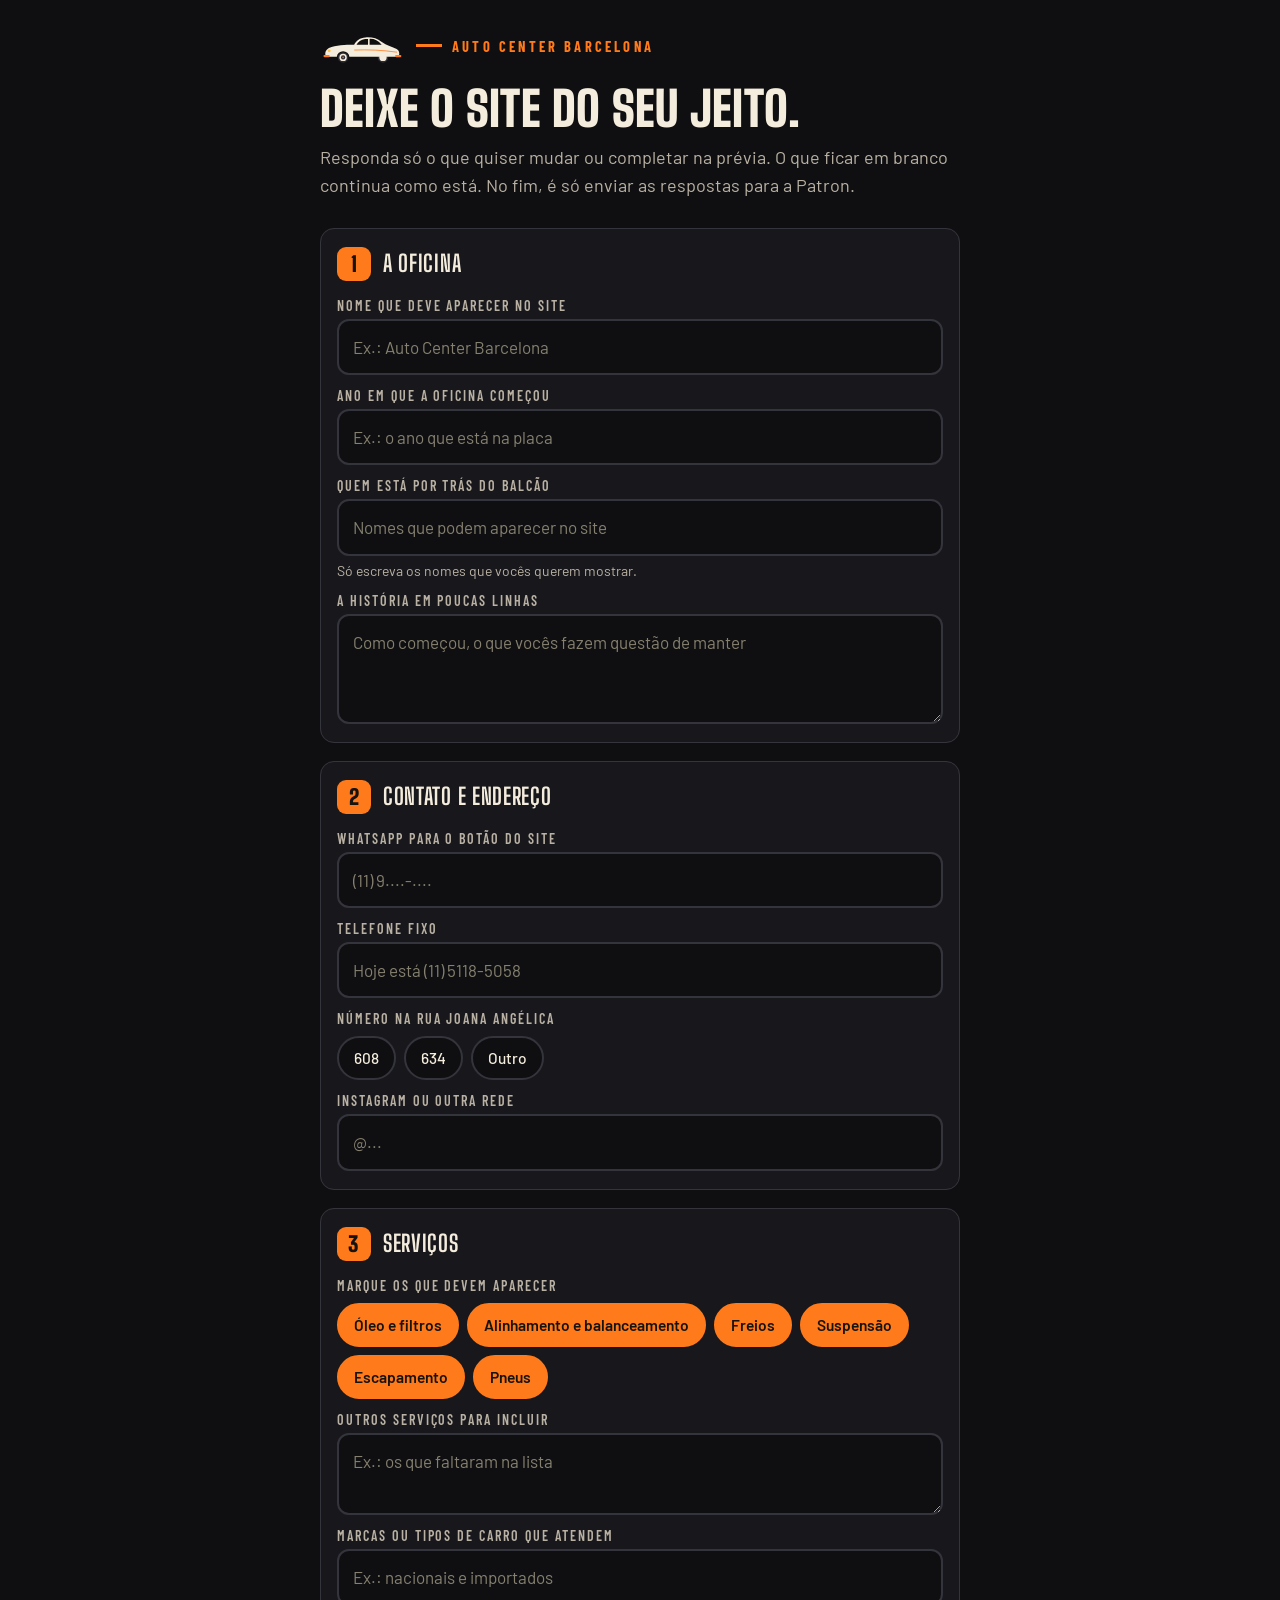
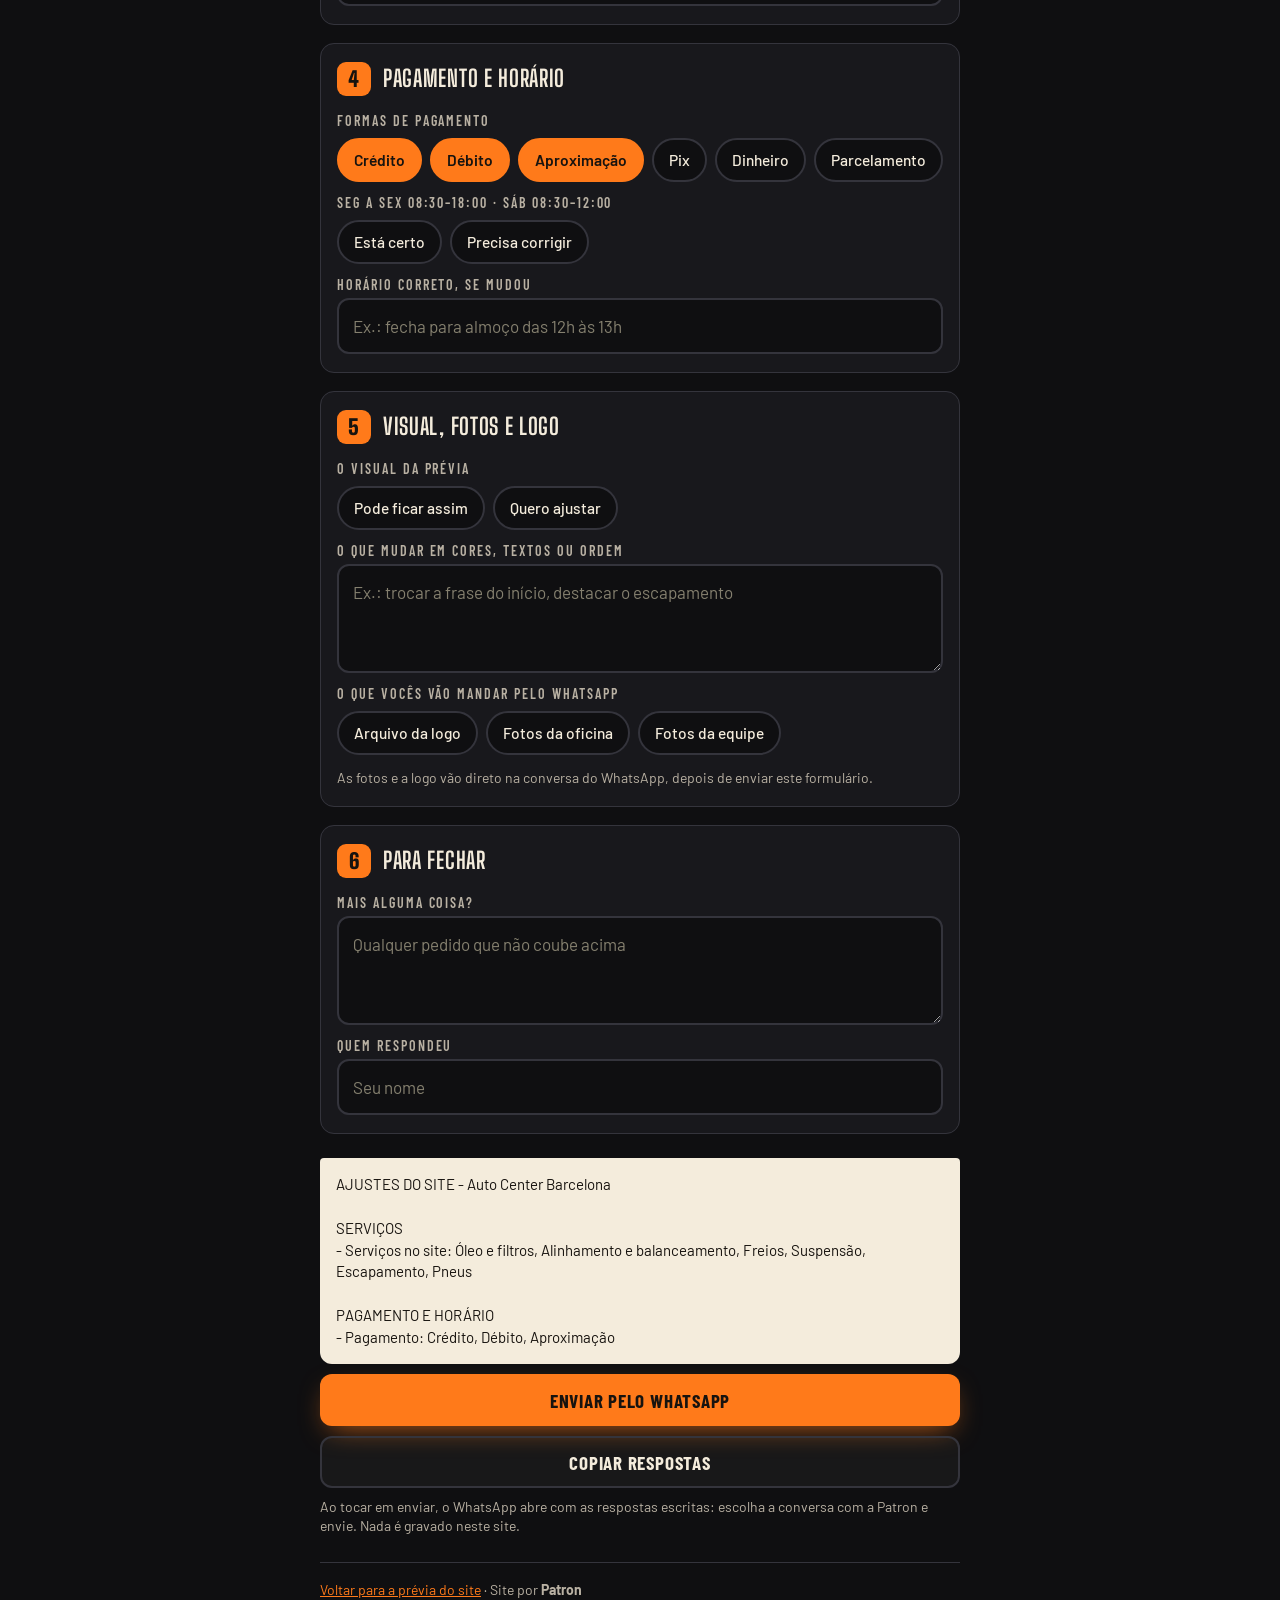
<file: ajustes.html>
<!DOCTYPE html>
<html lang="pt-BR">
<head>
  <meta charset="utf-8">
  <meta name="viewport" content="width=device-width, initial-scale=1">
  <title>Ajustes do site | Auto Center Barcelona</title>
  <meta name="description" content="Formulário para a oficina dizer o que quer ajustar na prévia do site.">
  <meta name="robots" content="noindex, nofollow">
  <meta name="theme-color" content="#101012">
  <link rel="icon" href="assets/favicon.svg" type="image/svg+xml">
  <link rel="preconnect" href="https://fonts.googleapis.com">
  <link rel="preconnect" href="https://fonts.gstatic.com" crossorigin>
  <link href="https://fonts.googleapis.com/css2?family=Barlow:wght@400;500;600;700&family=Barlow+Condensed:wght@600;700&family=Big+Shoulders+Display:wght@700;900&display=swap" rel="stylesheet">
  <link rel="stylesheet" href="css/style.css">
  <style>
    body { padding-bottom: 40px; }
    .aj { max-width: 720px; margin: 0 auto; padding: 28px var(--margem) 20px; }
    .aj__topo { display: flex; align-items: center; gap: 12px; margin-bottom: 22px; }
    .aj__topo svg { width: 84px; height: auto; flex: none; }
    .aj h1 { margin: 0; font-size: clamp(32px, 9vw, 48px); }
    .aj__intro { margin-top: 12px; color: var(--texto-2); }
    .aj form { display: grid; gap: 18px; margin-top: 28px; }
    .grupo { padding: 18px 16px; background: var(--grafite); border: 1px solid var(--linha); border-radius: var(--raio); display: grid; gap: 14px; }
    .grupo legend { float: left; width: 100%; display: flex; align-items: center; gap: 12px; margin-bottom: 4px; font: 700 23px/1.1 var(--titulo); text-transform: uppercase; letter-spacing: .03em; }
    .grupo > * { clear: both; }
    .campo input, .campo textarea { background: var(--asfalto); }
    .campo small, .dica { font-size: 14px; color: var(--texto-2); line-height: 1.35; }
    .opcoes { display: flex; flex-wrap: wrap; gap: 8px; }
    .opcoes > span { flex-basis: 100%; font: 600 14px/1 var(--rotulo); letter-spacing: .14em; text-transform: uppercase; color: var(--texto-2); margin-bottom: 2px; }
    .op { position: relative; }
    .op input { position: absolute; opacity: 0; inset: 0; width: 100%; height: 100%; margin: 0; cursor: pointer; }
    .op span { display: inline-flex; align-items: center; min-height: 44px; padding: 8px 15px; border-radius: 999px; border: 2px solid var(--linha); background: var(--asfalto); font-size: 15.5px; font-weight: 500; transition: all .15s; }
    .op input:checked + span { background: var(--laranja); border-color: var(--laranja); color: var(--tinta); font-weight: 600; }
    .op input:focus-visible + span { outline: 3px solid var(--azul-faixa); outline-offset: 3px; }
    .fim { display: grid; gap: 10px; margin-top: 6px; }
    .previa { white-space: pre-wrap; padding: 16px; border-radius: 4px 4px 12px 12px; background: var(--creme); color: var(--tinta); font-size: 15px; line-height: 1.45; max-height: 320px; overflow: auto; }
    .aj__rodape { margin-top: 26px; padding-top: 16px; border-top: 1px solid var(--linha); font-size: 14px; color: var(--texto-2); }
    .aj__rodape a { color: var(--laranja); }
    .aviso { bottom: 24px; }
  </style>
</head>
<body>
  <svg class="sprite" aria-hidden="true" focusable="false">
    <symbol id="carro" viewBox="0 0 320 136">
      <circle cx="240" cy="112" r="20" fill="var(--pneu)"/>
      <circle cx="240" cy="112" r="14" fill="var(--banda)"/>
      <path fill="var(--lataria)" d="M24 110C17 100 19 84 34 76c26-11 62-12 96-12 8-16 22-27 43-28 24-2 45 4 61 16 20 14 42 20 58 28 11 6 13 21 6 30H111.9A24 24 0 0 0 64.1 110Z"/>
      <path fill="var(--vidro)" d="M139 64c6-11 17-20 33-22l11-.5V64Zm50-22.5c17-1 32 6 46 22.5h-46Z"/>
      <path fill="none" stroke="var(--cromo)" stroke-width="3" stroke-linecap="round" d="M132 84c52-2 104 0 160 8"/>
      <rect x="13" y="103" width="24" height="8" rx="4" fill="var(--cromo)"/>
      <rect x="286" y="103" width="24" height="8" rx="4" fill="var(--cromo)"/>
      <circle cx="35" cy="87" r="5.5" fill="var(--farol)"/>
      <circle cx="88" cy="112" r="20" fill="var(--pneu)"/>
      <circle cx="88" cy="112" r="14" fill="var(--banda)"/>
      <circle cx="88" cy="112" r="8" fill="var(--pneu)"/>
      <circle cx="88" cy="112" r="3" fill="var(--cromo)"/>
    </symbol>
  </svg>

  <main class="aj">
    <div class="aj__topo">
      <svg viewBox="0 0 320 136" aria-hidden="true"><use href="#carro"/></svg>
      <p class="olho">Auto Center Barcelona</p>
    </div>
    <h1>Deixe o site do seu jeito.</h1>
    <p class="aj__intro">Responda só o que quiser mudar ou completar na prévia. O que ficar em branco continua como está. No fim, é só enviar as respostas para a Patron.</p>

    <form id="form-ajustes" novalidate>
      <fieldset class="grupo" data-titulo="A OFICINA">
        <legend><span class="passo__num">1</span> A oficina</legend>
        <label class="campo"><span>Nome que deve aparecer no site</span>
          <input type="text" data-rotulo="Nome no site" maxlength="80" placeholder="Ex.: Auto Center Barcelona"></label>
        <label class="campo"><span>Ano em que a oficina começou</span>
          <input type="text" data-rotulo="Ano de fundação" inputmode="numeric" maxlength="4" placeholder="Ex.: o ano que está na placa"></label>
        <label class="campo"><span>Quem está por trás do balcão</span>
          <input type="text" data-rotulo="Nomes que podem aparecer" maxlength="120" placeholder="Nomes que podem aparecer no site">
          <small>Só escreva os nomes que vocês querem mostrar.</small></label>
        <label class="campo"><span>A história em poucas linhas</span>
          <textarea data-rotulo="História" rows="3" maxlength="600" placeholder="Como começou, o que vocês fazem questão de manter"></textarea></label>
      </fieldset>

      <fieldset class="grupo" data-titulo="CONTATO E ENDEREÇO">
        <legend><span class="passo__num">2</span> Contato e endereço</legend>
        <label class="campo"><span>WhatsApp para o botão do site</span>
          <input type="tel" data-rotulo="WhatsApp do site" autocomplete="tel" maxlength="20" placeholder="(11) 9....-...."></label>
        <label class="campo"><span>Telefone fixo</span>
          <input type="tel" data-rotulo="Telefone fixo" maxlength="20" placeholder="Hoje está (11) 5118-5058"></label>
        <div class="opcoes" role="group" aria-label="Número do endereço"><span>Número na Rua Joana Angélica</span>
          <label class="op"><input type="radio" name="numero" data-rotulo="Número do endereço" value="608"><span>608</span></label>
          <label class="op"><input type="radio" name="numero" data-rotulo="Número do endereço" value="634"><span>634</span></label>
          <label class="op"><input type="radio" name="numero" data-rotulo="Número do endereço" value="outro (ver observações)"><span>Outro</span></label>
        </div>
        <label class="campo"><span>Instagram ou outra rede</span>
          <input type="text" data-rotulo="Redes sociais" maxlength="80" placeholder="@..."></label>
      </fieldset>

      <fieldset class="grupo" data-titulo="SERVIÇOS">
        <legend><span class="passo__num">3</span> Serviços</legend>
        <div class="opcoes" role="group" aria-label="Serviços que devem aparecer"><span>Marque os que devem aparecer</span>
          <label class="op"><input type="checkbox" data-rotulo="Serviços no site" value="Óleo e filtros" checked><span>Óleo e filtros</span></label>
          <label class="op"><input type="checkbox" data-rotulo="Serviços no site" value="Alinhamento e balanceamento" checked><span>Alinhamento e balanceamento</span></label>
          <label class="op"><input type="checkbox" data-rotulo="Serviços no site" value="Freios" checked><span>Freios</span></label>
          <label class="op"><input type="checkbox" data-rotulo="Serviços no site" value="Suspensão" checked><span>Suspensão</span></label>
          <label class="op"><input type="checkbox" data-rotulo="Serviços no site" value="Escapamento" checked><span>Escapamento</span></label>
          <label class="op"><input type="checkbox" data-rotulo="Serviços no site" value="Pneus" checked><span>Pneus</span></label>
        </div>
        <label class="campo"><span>Outros serviços para incluir</span>
          <textarea data-rotulo="Outros serviços" rows="2" maxlength="300" placeholder="Ex.: os que faltaram na lista"></textarea></label>
        <label class="campo"><span>Marcas ou tipos de carro que atendem</span>
          <input type="text" data-rotulo="Marcas atendidas" maxlength="120" placeholder="Ex.: nacionais e importados"></label>
      </fieldset>

      <fieldset class="grupo" data-titulo="PAGAMENTO E HORÁRIO">
        <legend><span class="passo__num">4</span> Pagamento e horário</legend>
        <div class="opcoes" role="group" aria-label="Formas de pagamento"><span>Formas de pagamento</span>
          <label class="op"><input type="checkbox" data-rotulo="Pagamento" value="Crédito" checked><span>Crédito</span></label>
          <label class="op"><input type="checkbox" data-rotulo="Pagamento" value="Débito" checked><span>Débito</span></label>
          <label class="op"><input type="checkbox" data-rotulo="Pagamento" value="Aproximação" checked><span>Aproximação</span></label>
          <label class="op"><input type="checkbox" data-rotulo="Pagamento" value="Pix"><span>Pix</span></label>
          <label class="op"><input type="checkbox" data-rotulo="Pagamento" value="Dinheiro"><span>Dinheiro</span></label>
          <label class="op"><input type="checkbox" data-rotulo="Pagamento" value="Parcelamento"><span>Parcelamento</span></label>
        </div>
        <div class="opcoes" role="group" aria-label="Horário"><span>Seg a sex 08:30–18:00 · sáb 08:30–12:00</span>
          <label class="op"><input type="radio" name="horario" data-rotulo="Horário" value="está certo"><span>Está certo</span></label>
          <label class="op"><input type="radio" name="horario" data-rotulo="Horário" value="precisa corrigir"><span>Precisa corrigir</span></label>
        </div>
        <label class="campo"><span>Horário correto, se mudou</span>
          <input type="text" data-rotulo="Horário correto" maxlength="120" placeholder="Ex.: fecha para almoço das 12h às 13h"></label>
      </fieldset>

      <fieldset class="grupo" data-titulo="VISUAL, FOTOS E LOGO">
        <legend><span class="passo__num">5</span> Visual, fotos e logo</legend>
        <div class="opcoes" role="group" aria-label="O que achou do visual"><span>O visual da prévia</span>
          <label class="op"><input type="radio" name="visual" data-rotulo="Visual" value="pode ficar assim"><span>Pode ficar assim</span></label>
          <label class="op"><input type="radio" name="visual" data-rotulo="Visual" value="quero ajustar"><span>Quero ajustar</span></label>
        </div>
        <label class="campo"><span>O que mudar em cores, textos ou ordem</span>
          <textarea data-rotulo="Mudanças no visual e nos textos" rows="3" maxlength="600" placeholder="Ex.: trocar a frase do início, destacar o escapamento"></textarea></label>
        <div class="opcoes" role="group" aria-label="Material que vão enviar"><span>O que vocês vão mandar pelo WhatsApp</span>
          <label class="op"><input type="checkbox" data-rotulo="Vão enviar" value="arquivo da logo"><span>Arquivo da logo</span></label>
          <label class="op"><input type="checkbox" data-rotulo="Vão enviar" value="fotos da oficina"><span>Fotos da oficina</span></label>
          <label class="op"><input type="checkbox" data-rotulo="Vão enviar" value="fotos da equipe"><span>Fotos da equipe</span></label>
        </div>
        <p class="dica">As fotos e a logo vão direto na conversa do WhatsApp, depois de enviar este formulário.</p>
      </fieldset>

      <fieldset class="grupo" data-titulo="PARA FECHAR">
        <legend><span class="passo__num">6</span> Para fechar</legend>
        <label class="campo"><span>Mais alguma coisa?</span>
          <textarea data-rotulo="Observações" rows="3" maxlength="600" placeholder="Qualquer pedido que não coube acima"></textarea></label>
        <label class="campo"><span>Quem respondeu</span>
          <input type="text" data-rotulo="Respondido por" autocomplete="name" maxlength="60" placeholder="Seu nome"></label>
      </fieldset>

      <div class="fim">
        <div class="previa" id="previa" aria-live="polite" aria-label="Resumo das respostas"></div>
        <button type="button" class="btn btn--laranja" id="btn-enviar">Enviar pelo WhatsApp</button>
        <button type="button" class="btn btn--contorno" id="btn-copiar-ajustes"><span id="btn-copiar-ajustes-texto">Copiar respostas</span></button>
        <p class="dica">Ao tocar em enviar, o WhatsApp abre com as respostas escritas: escolha a conversa com a Patron e envie. Nada é gravado neste site.</p>
      </div>
    </form>

    <p class="aj__rodape"><a href="./">Voltar para a prévia do site</a> · Site por <strong>Patron</strong></p>
  </main>

  <div class="aviso" id="aviso" role="status" aria-live="polite"></div>

  <script>
  (function () {
    'use strict';
    var form = document.getElementById('form-ajustes'), previa = document.getElementById('previa'), aviso = document.getElementById('aviso'), t;

    function avisar(msg) {
      aviso.textContent = msg; aviso.setAttribute('data-ativo', 'sim');
      clearTimeout(t); t = setTimeout(function () { aviso.removeAttribute('data-ativo'); }, 3600);
    }

    function montar() {
      var linhas = ['AJUSTES DO SITE - Auto Center Barcelona'];
      form.querySelectorAll('fieldset[data-titulo]').forEach(function (grupo) {
        var itens = [], ordem = [], mapa = {};
        grupo.querySelectorAll('[data-rotulo]').forEach(function (el) {
          var rotulo = el.getAttribute('data-rotulo'), valor = '';
          if (el.type === 'checkbox' || el.type === 'radio') { if (el.checked) valor = el.value; }
          else valor = el.value.trim().replace(/\s+/g, ' ');
          if (!(rotulo in mapa)) { mapa[rotulo] = []; ordem.push(rotulo); }
          if (valor) mapa[rotulo].push(valor);
        });
        ordem.forEach(function (r) { if (mapa[r].length) itens.push('- ' + r + ': ' + mapa[r].join(', ')); });
        if (itens.length) { linhas.push('', grupo.getAttribute('data-titulo')); linhas = linhas.concat(itens); }
      });
      return linhas.join('\n');
    }

    function atualizar() { previa.textContent = montar(); }
    form.addEventListener('input', atualizar);
    form.addEventListener('change', atualizar);
    form.addEventListener('submit', function (e) { e.preventDefault(); });
    atualizar();

    document.getElementById('btn-enviar').addEventListener('click', function () {
      window.open('https://wa.me/?text=' + encodeURIComponent(montar()), '_blank', 'noopener');
    });

    document.getElementById('btn-copiar-ajustes').addEventListener('click', function () {
      var texto = montar(), rotulo = document.getElementById('btn-copiar-ajustes-texto');
      var p = (navigator.clipboard && window.isSecureContext) ? navigator.clipboard.writeText(texto) : new Promise(function (ok, erro) {
        var a = document.createElement('textarea'); a.value = texto; a.style.cssText = 'position:fixed;opacity:0';
        document.body.appendChild(a); a.select();
        try { document.execCommand('copy') ? ok() : erro(); } catch (e) { erro(e); }
        document.body.removeChild(a);
      });
      p.then(function () {
        rotulo.textContent = 'Respostas copiadas'; avisar('Respostas copiadas. Cole na conversa com a Patron.');
        setTimeout(function () { rotulo.textContent = 'Copiar respostas'; }, 2600);
      }, function () { avisar('Não foi possível copiar aqui. Use o botão do WhatsApp.'); });
    });
  })();
  </script>
</body>
</html>
</file>
<file: css/style.css>
/* Auto Center Barcelona — prévia Patron
   Paleta tirada da casa: laranja e preto da fachada, creme, marrom e azul da placa pintada. */

:root {
  --asfalto: #0f0f11;
  --grafite: #18181c;
  --aco: #26262c;
  --linha: #34343c;
  --laranja: #ff7a1a;
  --laranja-escuro: #d95f06;
  --creme: #f4ecdc;
  --creme-2: #e9dfca;
  --marrom: #6e2f1b;
  --azul-faixa: #9fcbe8;
  --azul-fundo: #6fa3c6;
  --tinta: #17130f;
  --texto: #f4ecdc;
  --texto-2: #b9b1a3;

  --pneu: #2c2c33;
  --banda: #f4ecdc;
  --lataria: #f4ecdc;
  --vidro: #0f0f11;
  --cromo: #ff7a1a;
  --farol: #ffc24a;

  --titulo: "Big Shoulders Display", "Arial Narrow", Impact, sans-serif;
  --rotulo: "Barlow Condensed", "Arial Narrow", sans-serif;
  --corpo: "Barlow", system-ui, -apple-system, "Segoe UI", sans-serif;

  --raio: 14px;
  --margem: 20px;
  --largura: 1120px;
}

*, *::before, *::after { box-sizing: border-box; }
html { overflow-x: clip; scroll-behavior: smooth; scroll-padding-top: 76px; -webkit-text-size-adjust: 100%; }
body {
  margin: 0;
  background: var(--asfalto);
  color: var(--texto);
  font: 400 17px/1.55 var(--corpo);
  -webkit-font-smoothing: antialiased;
  padding-bottom: 84px;
}
h1, h2, h3, p, ul, dl, dd, figure, fieldset, legend { margin: 0; padding: 0; }
ul { list-style: none; }
fieldset { border: 0; min-width: 0; }
a { color: inherit; }
button, input, textarea { font: inherit; color: inherit; }
svg { display: block; }
:focus-visible { outline: 3px solid var(--azul-faixa); outline-offset: 3px; border-radius: 6px; }

.sprite { position: absolute; width: 0; height: 0; overflow: hidden; }
.pular { position: absolute; left: -999px; top: 8px; background: var(--laranja); color: var(--tinta); padding: 10px 14px; border-radius: 8px; z-index: 100; font-weight: 600; }
.pular:focus { left: 8px; }

.ico { width: 22px; height: 22px; flex: none; fill: none; stroke: currentColor; stroke-width: 2.2; stroke-linecap: round; stroke-linejoin: round; }

/* ---------- Botões ---------- */
.btn {
  display: inline-flex; align-items: center; justify-content: center; gap: 10px;
  min-height: 52px; padding: 12px 20px;
  border: 2px solid transparent; border-radius: 12px;
  font: 700 19px/1 var(--rotulo); letter-spacing: .04em; text-transform: uppercase; text-decoration: none;
  cursor: pointer; transition: transform .15s ease, background-color .15s ease, box-shadow .2s ease, border-color .15s ease;
  -webkit-tap-highlight-color: transparent;
}
.btn:active { transform: scale(.97); }
.btn--laranja { background: var(--laranja); color: var(--tinta); box-shadow: 0 0 0 0 rgba(255,122,26,.5), 0 10px 28px -10px rgba(255,122,26,.75); }
.btn--laranja:hover { background: #ff8c38; box-shadow: 0 0 0 4px rgba(255,122,26,.22), 0 12px 30px -10px rgba(255,122,26,.9); }
.btn--contorno { background: rgba(244,236,220,.04); border-color: var(--linha); color: var(--texto); }
.btn--contorno:hover { border-color: var(--laranja); color: var(--laranja); }
.btn--escuro { background: var(--tinta); color: var(--creme); }
.btn--escuro:hover { background: #000; }
.btn--contorno-escuro { border-color: var(--tinta); color: var(--tinta); }
.btn--contorno-escuro:hover { background: rgba(23,19,15,.1); }
.btn--compacto { min-height: 44px; padding: 8px 14px; font-size: 17px; }

/* ---------- Topo ---------- */
.topo {
  position: sticky; top: 0; z-index: 40;
  display: flex; align-items: center; justify-content: space-between; gap: 12px;
  padding: 8px var(--margem);
  background: rgba(15,15,17,.86); backdrop-filter: blur(12px); -webkit-backdrop-filter: blur(12px);
  border-bottom: 1px solid rgba(255,255,255,.07);
}
.marca { display: flex; align-items: center; gap: 10px; text-decoration: none; min-height: 44px; }
.marca__carro { width: 62px; height: auto; }
.marca__texto { display: grid; line-height: 1; }
.marca__texto strong { font: 900 24px/1 var(--titulo); letter-spacing: .03em; text-transform: uppercase; }
.marca__texto small { font: 600 11.5px/1.2 var(--rotulo); letter-spacing: .2em; text-transform: uppercase; color: var(--laranja); margin-top: 3px; }
.menu { display: none; }

/* ---------- Primeira tela ---------- */
.heroi { position: relative; overflow: hidden; }
.heroi__grade {
  position: absolute; inset: 0;
  background:
    radial-gradient(90% 55% at 50% 0%, rgba(255,122,26,.22), transparent 70%),
    linear-gradient(rgba(255,255,255,.035) 1px, transparent 1px) 0 0 / 100% 34px,
    linear-gradient(90deg, rgba(255,255,255,.035) 1px, transparent 1px) 0 0 / 34px 100%;
  -webkit-mask-image: linear-gradient(#000 55%, transparent);
          mask-image: linear-gradient(#000 55%, transparent);
}
.heroi__miolo { position: relative; display: flex; flex-direction: column; padding: 10px var(--margem) 22px; max-width: var(--largura); margin: 0 auto; }
.heroi__placa { order: -1; display: flex; justify-content: center; }
.assinatura { width: min(72vw, 270px); height: auto; overflow: visible; }
.assinatura__brilho { fill: var(--laranja); opacity: .35; filter: blur(14px); }
.faixa__corpo { fill: var(--azul-faixa); }
.faixa__ponta { fill: var(--azul-fundo); }
.faixa__dobra { fill: #3f6f8f; }
.faixa__letras { font: 900 24px var(--titulo); letter-spacing: 2.2px; fill: #10202c; }

.selo-aberto {
  display: inline-flex; align-items: center; gap: 8px; align-self: flex-start;
  margin-top: 8px; padding: 6px 12px 6px 10px; border-radius: 999px;
  border: 1px solid var(--linha); background: rgba(24,24,28,.8);
  font: 600 14.5px/1.2 var(--rotulo); letter-spacing: .08em; text-transform: uppercase; color: var(--texto-2);
}
.selo-aberto__luz { width: 9px; height: 9px; border-radius: 50%; background: #77736b; flex: none; }
.selo-aberto[data-estado="aberto"] { color: #b9f3c9; border-color: rgba(84,214,125,.45); }
.selo-aberto[data-estado="aberto"] .selo-aberto__luz { background: #54d67d; box-shadow: 0 0 0 0 rgba(84,214,125,.7); animation: pulso 2s infinite; }
.selo-aberto[data-estado="fechado"] .selo-aberto__luz { background: #e0705a; }
@keyframes pulso { 70% { box-shadow: 0 0 0 9px rgba(84,214,125,0); } 100% { box-shadow: 0 0 0 0 rgba(84,214,125,0); } }

.heroi__texto { display: flex; flex-direction: column; }
h1 { margin-top: 12px; font: 900 clamp(35px, 10.4vw, 68px)/.96 var(--titulo); letter-spacing: .005em; text-transform: uppercase; text-wrap: balance; }
h1 em { font-style: normal; color: var(--laranja); }
.heroi__nome { display: block; margin-bottom: 8px; font: 700 15px/1 var(--rotulo); letter-spacing: .24em; color: var(--azul-faixa); }
.heroi__frase { margin-top: 12px; color: var(--texto-2); font-size: 16.5px; line-height: 1.45; max-width: 34em; }

.nota { display: inline-flex; align-items: center; gap: 9px; align-self: flex-start; margin-top: 12px; min-height: 44px; text-decoration: none; }
.nota__numero { font: 900 27px/1 var(--titulo); }
.nota__texto { font-size: 15px; color: var(--texto-2); text-decoration: underline; text-decoration-color: var(--linha); text-underline-offset: 4px; }
.nota:hover .nota__texto { color: var(--texto); text-decoration-color: var(--laranja); }
.nota__estrelas {
  --tam: 17px; width: calc(var(--tam) * 5); height: var(--tam); flex: none;
  background: linear-gradient(90deg, var(--laranja) calc(var(--nota) / 5 * 100%), #4a4a52 0);
  -webkit-mask: url("data:image/svg+xml,%3Csvg xmlns='http://www.w3.org/2000/svg' viewBox='0 0 32 32'%3E%3Cpath d='m16 3 4 8.500 9 1.200-6.600 6.300 1.700 9L16 23.500 7.900 28l1.700-9L3 12.700l9-1.200Z'/%3E%3C/svg%3E") 0 0 / var(--tam) var(--tam) repeat-x;
          mask: url("data:image/svg+xml,%3Csvg xmlns='http://www.w3.org/2000/svg' viewBox='0 0 32 32'%3E%3Cpath d='m16 3 4 8.500 9 1.200-6.600 6.300 1.700 9L16 23.500 7.900 28l1.700-9L3 12.700l9-1.200Z'/%3E%3C/svg%3E") 0 0 / var(--tam) var(--tam) repeat-x;
}
.nota__estrelas--g { --tam: 24px; }

.heroi__botoes { display: grid; grid-template-columns: 1fr 1fr; gap: 10px; margin-top: 14px; }
.heroi__botoes .btn { padding-inline: 10px; font-size: 17.5px; gap: 7px; }

.faixa-piso { height: 10px; background: repeating-linear-gradient(-45deg, var(--laranja) 0 14px, var(--tinta) 14px 28px); }

/* ---------- Seções ---------- */
.secao { padding: 56px var(--margem); }
.secao > * { max-width: var(--largura); margin-inline: auto; }
.secao--grafite { background: var(--grafite); }
.secao--creme {
  background: var(--creme); color: var(--tinta);
  --lataria: var(--marrom); --banda: var(--creme); --vidro: var(--creme); --cromo: var(--creme); --farol: #d98a1e; --pneu: #2a130b;
}
.secao__cabeca { margin-bottom: 28px; }
.olho { display: inline-flex; align-items: center; gap: 10px; font: 700 14.5px/1 var(--rotulo); letter-spacing: .22em; text-transform: uppercase; color: var(--laranja); }
.olho::before { content: ""; width: 26px; height: 3px; background: currentColor; }
.secao--creme .olho { color: var(--marrom); }
h2 { margin-top: 12px; font: 900 clamp(31px, 8.200vw, 50px)/1 var(--titulo); text-transform: uppercase; letter-spacing: .01em; text-wrap: balance; }
.secao__apoio { margin-top: 12px; color: var(--texto-2); max-width: 40em; }
.miudo { font-size: 14.5px; color: var(--texto-2); }

/* ---------- Montador ---------- */
.montador { display: grid; grid-template-columns: minmax(0, 1fr); gap: 26px; }
.montador__passos { display: grid; gap: 26px; }
.passo legend { display: flex; align-items: center; gap: 12px; margin-bottom: 14px; font: 700 23px/1.1 var(--titulo); text-transform: uppercase; letter-spacing: .03em; }
.passo__num { display: grid; place-items: center; width: 34px; height: 34px; flex: none; border-radius: 9px; background: var(--laranja); color: var(--tinta); font: 900 21px/1 var(--titulo); }

.servicos-chips { display: grid; grid-template-columns: 1fr 1fr; gap: 10px; }
.chip-servico {
  position: relative; display: flex; flex-direction: column; align-items: flex-start; justify-content: space-between; gap: 10px;
  min-height: 92px; padding: 12px; text-align: left;
  background: var(--grafite); border: 2px solid var(--linha); border-radius: var(--raio);
  font: 600 16px/1.2 var(--corpo); cursor: pointer;
  transition: border-color .15s, background-color .15s, transform .15s;
  -webkit-tap-highlight-color: transparent;
}
.chip-servico .ico { width: 28px; height: 28px; color: var(--laranja); transition: color .15s; }
.chip-servico::after {
  content: ""; position: absolute; top: 10px; right: 10px; width: 22px; height: 22px; border-radius: 50%;
  border: 2px solid var(--linha); transition: all .15s;
}
.chip-servico:hover { border-color: #55555f; }
.chip-servico:active { transform: scale(.97); }
.chip-servico[aria-pressed="true"] { background: var(--laranja); border-color: var(--laranja); color: var(--tinta); }
.chip-servico[aria-pressed="true"] .ico { color: var(--tinta); }
.chip-servico[aria-pressed="true"]::after {
  border-color: var(--tinta); background: var(--tinta) url("data:image/svg+xml,%3Csvg xmlns='http://www.w3.org/2000/svg' viewBox='0 0 24 24' fill='none' stroke='%23ff7a1a' stroke-width='3.500' stroke-linecap='round' stroke-linejoin='round'%3E%3Cpath d='m6 12.500 4 4 8-9'/%3E%3C/svg%3E") center / 15px no-repeat;
}
.chip-servico--largo { grid-column: 1 / -1; min-height: 56px; flex-direction: row; align-items: center; justify-content: flex-start; }
.chip-servico--largo::after { top: 50%; margin-top: -11px; }

.campos { display: grid; grid-template-columns: 1fr 104px; gap: 10px; }
.campo { display: grid; gap: 6px; }
.campo > span { font: 600 14px/1 var(--rotulo); letter-spacing: .14em; text-transform: uppercase; color: var(--texto-2); }
.campo input, .campo textarea {
  width: 100%; min-height: 52px; padding: 13px 14px;
  background: var(--grafite); border: 2px solid var(--linha); border-radius: 12px;
  font-size: 17px; resize: vertical; transition: border-color .15s, box-shadow .15s;
}
.campo input::placeholder, .campo textarea::placeholder { color: #85806f; }
.campo input:focus, .campo textarea:focus { outline: none; border-color: var(--laranja); box-shadow: 0 0 0 4px rgba(255,122,26,.2); }

.sintomas { display: flex; flex-wrap: wrap; gap: 8px; margin-bottom: 14px; }
.chip-sintoma {
  min-height: 44px; padding: 8px 14px; border-radius: 999px; cursor: pointer;
  background: transparent; border: 1.500px dashed #55555f; color: var(--texto-2); font-size: 15px;
  transition: all .15s; -webkit-tap-highlight-color: transparent;
}
.chip-sintoma::before { content: "+ "; color: var(--laranja); font-weight: 700; }
.chip-sintoma:hover { color: var(--texto); border-color: var(--laranja); }
.chip-sintoma[data-usado="sim"] { border-style: solid; border-color: var(--laranja); color: var(--texto); background: rgba(255,122,26,.12); }
.chip-sintoma[data-usado="sim"]::before { content: "✓ "; }

/* Pedido: a "via" de papel da oficina */
.pedido { display: grid; gap: 14px; align-content: start; }
.pedido__papel {
  position: relative; padding: 22px 18px 18px; color: var(--tinta);
  background:
    linear-gradient(rgba(110,47,27,.09) 1px, transparent 1px) 0 6px / 100% 30px,
    var(--creme);
  border-radius: 4px 4px 12px 12px;
  box-shadow: 0 24px 50px -24px rgba(0,0,0,.9);
  --lataria: var(--marrom); --banda: var(--creme); --vidro: var(--creme); --cromo: var(--creme); --farol: #d98a1e; --pneu: #2a130b;
}
.pedido__papel::before {
  content: ""; position: absolute; left: 0; right: 0; top: -7px; height: 8px;
  background: radial-gradient(circle at 7px 0, transparent 5px, var(--creme) 5.500px) 0 0 / 14px 8px repeat-x;
}
.pedido__topo { display: flex; align-items: center; gap: 12px; padding-bottom: 14px; border-bottom: 2px solid var(--tinta); }
.pedido__carro { width: 60px; height: auto; flex: none; }
.pedido__topo h3 { font: 900 20px/1 var(--titulo); text-transform: uppercase; letter-spacing: .03em; }
.pedido__topo p { font: 600 13px/1.3 var(--rotulo); letter-spacing: .1em; text-transform: uppercase; color: var(--marrom); margin-top: 4px; white-space: nowrap; }
.pedido__carimbo {
  margin-left: auto; padding: 4px 8px; border: 2px solid currentColor; border-radius: 6px; transform: rotate(-6deg);
  font: 700 12.500px/1 var(--rotulo); letter-spacing: .14em; text-transform: uppercase; color: #8b8371; white-space: nowrap;
  transition: color .2s, transform .25s cubic-bezier(.3,1.6,.5,1);
}
.pedido__carimbo[data-pronto="sim"] { color: var(--laranja-escuro); transform: rotate(-6deg) scale(1.08); }
.pedido__linhas > div { padding: 12px 0; border-bottom: 1px dashed rgba(23,19,15,.35); }
.pedido__linhas dt { font: 700 12.500px/1 var(--rotulo); letter-spacing: .18em; text-transform: uppercase; color: var(--marrom); }
.pedido__linhas dd { margin-top: 5px; font-weight: 600; font-size: 17px; line-height: 1.35; overflow-wrap: anywhere; }
.pedido__linhas dd.vazio { font-weight: 400; font-style: italic; color: #7d7462; }
.pedido__aviso { margin-top: 14px; font-size: 14px; line-height: 1.4; color: #4f4638; }
.pedido__acoes { display: grid; gap: 10px; }
.btn--zap { position: relative; font-size: 17px; white-space: nowrap; gap: 8px; padding-inline: 12px; background: transparent; border: 2px dashed #3d6b4d; color: #9fdcb3; }
.btn--zap small { font: 600 11.500px/1 var(--rotulo); letter-spacing: .1em; padding: 5px 7px; border-radius: 6px; background: #223a2b; color: #9fdcb3; }
.btn--zap[data-estado="ativo"] { background: #25d366; border: 2px solid #25d366; color: #06240f; }
.btn--zap[data-estado="ativo"] small { display: none; }
.link-limpar { justify-self: center; min-height: 44px; padding: 8px 12px; background: none; border: 0; color: var(--texto-2); font-size: 15px; text-decoration: underline; text-underline-offset: 4px; cursor: pointer; }
.link-limpar:hover { color: var(--texto); }

/* ---------- Serviços ---------- */
.cartoes { display: grid; gap: 12px; }
.cartao {
  position: relative; display: grid; grid-template-columns: 46px 1fr; column-gap: 14px; row-gap: 4px; align-items: start;
  padding: 18px 16px; background: var(--asfalto); border: 1px solid var(--linha); border-radius: var(--raio);
  transition: border-color .2s, transform .2s;
}
.cartao:hover { border-color: var(--laranja); }
.cartao__ico { grid-row: span 3; width: 46px; height: 46px; padding: 9px; border-radius: 12px; background: rgba(255,122,26,.12); fill: none; stroke: var(--laranja); stroke-width: 2; stroke-linecap: round; stroke-linejoin: round; }
.cartao h3 { font: 700 23px/1.05 var(--titulo); text-transform: uppercase; letter-spacing: .02em; }
.cartao p { color: var(--texto-2); font-size: 15.500px; line-height: 1.45; }
.cartao__add {
  justify-self: start; display: inline-flex; align-items: center; gap: 6px; min-height: 44px; padding: 4px 0;
  background: none; border: 0; cursor: pointer; color: var(--laranja);
  font: 700 15.500px/1 var(--rotulo); letter-spacing: .1em; text-transform: uppercase;
}
.cartao__add .ico { width: 17px; height: 17px; transition: transform .2s; }
.cartao__add:hover .ico { transform: translateX(4px); }
.outros { margin-top: 22px; color: var(--texto-2); }
.outros a { color: var(--texto); font-weight: 600; text-decoration-color: var(--laranja); text-underline-offset: 4px; display: inline-block; padding: 10px 0; }

/* ---------- A oficina ---------- */
.sobre { display: grid; grid-template-columns: minmax(0, 1fr); gap: 30px; }
.sobre__texto p { margin-top: 14px; color: #3a3228; }
.historia { display: flex; gap: 14px; align-items: center; margin-top: 24px; padding: 16px; border: 2px dashed rgba(110,47,27,.55); border-radius: var(--raio); background: rgba(110,47,27,.05); }
.historia__carro { width: 86px; flex: none; height: auto; }
.historia h3 { font: 900 21px/1 var(--titulo); text-transform: uppercase; color: var(--marrom); }
.historia p { margin-top: 5px; font-size: 15px; line-height: 1.4; }
.sobre__fotos { display: grid; grid-template-columns: repeat(2, minmax(0, 1fr)); gap: 10px; }
.foto {
  display: grid; place-content: center; justify-items: center; gap: 10px; aspect-ratio: 1; min-width: 0; min-height: 0; padding: 12px; text-align: center;
  border-radius: var(--raio); color: var(--creme);
  background:
    repeating-linear-gradient(135deg, rgba(255,255,255,.035) 0 12px, transparent 12px 24px),
    linear-gradient(150deg, #2b2b31, #151517);
  box-shadow: inset 0 0 0 1px rgba(255,255,255,.08);
}
.foto--grande { grid-column: 1 / -1; aspect-ratio: 16 / 9; background: repeating-linear-gradient(135deg, rgba(255,255,255,.035) 0 12px, transparent 12px 24px), linear-gradient(150deg, #3a2014, #151517); box-shadow: inset 0 -6px 0 var(--laranja), inset 0 0 0 1px rgba(255,255,255,.08); }
.foto .ico { width: 30px; height: 30px; color: var(--laranja); }
.foto figcaption { font: 600 13.500px/1.3 var(--rotulo); letter-spacing: .12em; text-transform: uppercase; color: #cfc6b4; }

/* ---------- Diferenciais + avaliações ---------- */
.trunfos { display: grid; gap: 12px; }
.trunfo { padding: 18px; border-left: 4px solid var(--laranja); background: var(--grafite); border-radius: 4px var(--raio) var(--raio) 4px; }
.trunfo__num { font: 900 46px/1 var(--titulo); color: var(--laranja); text-transform: uppercase; }
.trunfo h3 { margin-top: 2px; font: 700 21px/1.1 var(--titulo); text-transform: uppercase; letter-spacing: .02em; }
.trunfo p { margin-top: 8px; color: var(--texto-2); font-size: 15.500px; }

.prova { display: grid; gap: 22px; margin-top: 28px; padding: 22px 18px; border: 1px solid var(--linha); border-radius: 20px; background: linear-gradient(160deg, rgba(255,122,26,.1), transparent 55%), var(--grafite); }
.prova__nota { display: grid; grid-template-columns: auto 1fr; align-items: center; column-gap: 14px; row-gap: 6px; }
.prova__numero { grid-row: span 2; font: 900 84px/.82 var(--titulo); color: var(--creme); }
.prova__nota p { font-size: 15.500px; line-height: 1.35; color: var(--texto-2); }
.prova__nota strong { color: var(--texto); }
.prova__temas h3 { font: 700 21px/1.1 var(--titulo); text-transform: uppercase; letter-spacing: .02em; }
.temas { display: flex; flex-wrap: wrap; gap: 8px; margin: 14px 0 18px; }
.temas li { padding: 7px 13px; border-radius: 999px; background: rgba(159,203,232,.12); border: 1px solid rgba(159,203,232,.35); color: var(--azul-faixa); font-size: 15px; font-weight: 500; }
.prova .btn { width: 100%; }

/* ---------- Acesso + pagamento ---------- */
.duplo { display: grid; gap: 44px; }
.bloco h2 { font-size: clamp(27px, 7vw, 38px); }
.itens { display: grid; gap: 10px; margin-top: 20px; }
.itens li { display: flex; align-items: center; gap: 14px; padding: 14px; border: 1px solid var(--linha); border-radius: var(--raio); background: var(--asfalto); }
.itens .ico { width: 30px; height: 30px; color: var(--laranja); }
.itens strong { display: block; font-weight: 600; line-height: 1.25; }
.itens span { display: block; color: var(--texto-2); font-size: 14.500px; line-height: 1.3; margin-top: 2px; }
.bloco .miudo { margin-top: 12px; }

/* ---------- Localização ---------- */
.local { display: grid; gap: 22px; }
address { display: flex; gap: 12px; font-style: normal; font-size: 18px; line-height: 1.45; }
address .ico { color: var(--laranja); width: 26px; height: 26px; margin-top: 2px; }
.horario { margin-top: 22px; }
.horario h3 { display: flex; align-items: center; gap: 10px; font: 700 21px/1 var(--titulo); text-transform: uppercase; letter-spacing: .03em; }
.horario h3 .ico { color: var(--laranja); }
.horario table { width: 100%; margin: 10px 0; border-collapse: collapse; }
.horario th, .horario td { padding: 11px 10px; border-bottom: 1px solid var(--linha); text-align: left; font-weight: 400; }
.horario td { text-align: right; font-variant-numeric: tabular-nums; }
.horario tr[data-hoje="sim"] th, .horario tr[data-hoje="sim"] td { color: var(--laranja); font-weight: 600; background: rgba(255,122,26,.08); }
.horario tr[data-hoje="sim"] th::after { content: " · hoje"; font: 600 13px var(--rotulo); letter-spacing: .12em; text-transform: uppercase; }
.local__botoes { display: grid; gap: 10px; margin-top: 18px; }
.local__mapa { border-radius: 20px; overflow: hidden; border: 1px solid var(--linha); background: var(--grafite); min-height: 300px; }
.local__mapa iframe { display: block; width: 100%; height: 100%; min-height: 300px; border: 0; filter: grayscale(.25) contrast(1.05); }

/* ---------- Dúvidas ---------- */
.faq { display: grid; gap: 10px; max-width: 780px; }
.faq details { border: 1px solid var(--linha); border-radius: var(--raio); background: var(--asfalto); transition: border-color .2s; }
.faq details[open] { border-color: var(--laranja); }
.faq summary { display: flex; align-items: center; justify-content: space-between; gap: 14px; min-height: 58px; padding: 14px 16px; cursor: pointer; font-weight: 600; list-style: none; }
.faq summary::-webkit-details-marker { display: none; }
.faq summary::after { content: "+"; flex: none; width: 28px; height: 28px; display: grid; place-items: center; border-radius: 8px; background: rgba(255,122,26,.14); color: var(--laranja); font: 700 22px/1 var(--corpo); transition: transform .2s; }
.faq details[open] summary::after { transform: rotate(45deg); }
.faq details p { padding: 0 16px 16px; color: var(--texto-2); }

/* ---------- Chamada final ---------- */
.chamada { background: var(--laranja); color: var(--tinta); --lataria: var(--tinta); --banda: var(--laranja); --vidro: var(--laranja); --cromo: var(--laranja); --farol: var(--creme); --pneu: var(--tinta); }
.chamada__miolo { max-width: var(--largura); margin: 0 auto; padding: 44px var(--margem) 50px; display: grid; justify-items: start; gap: 18px; }
.chamada__carro { width: 150px; height: auto; }
.chamada h2 { margin: 0; }
.chamada__botoes { display: grid; gap: 10px; width: 100%; }
.chamada :focus-visible { outline-color: var(--tinta); }

/* ---------- Rodapé ---------- */
.rodape { padding: 34px var(--margem) 30px; display: grid; gap: 22px; max-width: var(--largura); margin: 0 auto; }
.rodape__marca { display: flex; gap: 14px; align-items: flex-start; }
.rodape__marca svg { width: 78px; flex: none; height: auto; }
.rodape__marca div { display: grid; gap: 4px; font-size: 15px; color: var(--texto-2); }
.rodape__marca strong { font: 900 22px/1 var(--titulo); text-transform: uppercase; color: var(--texto); letter-spacing: .03em; }
.rodape__marca a { color: var(--laranja); font-weight: 600; padding: 8px 0; }
.rodape__patron { padding-top: 18px; border-top: 1px solid var(--linha); font-size: 14px; color: var(--texto-2); }
.rodape__patron strong { color: var(--texto); }

/* ---------- Barra de contato / botão flutuante ---------- */
.barra {
  position: fixed; left: 0; right: 0; bottom: 0; z-index: 50;
  display: grid; grid-template-columns: 1fr 1.300fr; gap: 10px;
  padding: 10px 14px calc(10px + env(safe-area-inset-bottom));
  background: rgba(15,15,17,.92); backdrop-filter: blur(12px); -webkit-backdrop-filter: blur(12px);
  border-top: 1px solid rgba(255,255,255,.09);
  transform: translateY(110%); transition: transform .3s ease;
}
.barra[data-visivel="sim"] { transform: none; }
.barra .btn { min-height: 50px; padding-inline: 10px; font-size: 17.500px; }

.aviso {
  position: fixed; left: 50%; bottom: 96px; z-index: 60; width: max-content; max-width: calc(100vw - 32px);
  padding: 13px 18px; border-radius: 12px; background: var(--creme); color: var(--tinta);
  font-weight: 600; font-size: 15.500px; line-height: 1.35; text-align: center;
  box-shadow: 0 16px 40px -10px rgba(0,0,0,.8);
  transform: translate(-50%, 24px); opacity: 0; pointer-events: none; transition: transform .25s ease, opacity .25s ease;
}
.aviso[data-ativo="sim"] { transform: translate(-50%, 0); opacity: 1; }

/* ---------- Entrada das seções ---------- */
.js .revela { opacity: 0; transform: translateY(22px); transition: opacity .6s ease, transform .6s cubic-bezier(.2,.7,.2,1); }
.js .revela.visto { opacity: 1; transform: none; }
.assinatura use { animation: chega .9s cubic-bezier(.2,.8,.2,1) both; }
.faixa__corpo, .faixa__ponta, .faixa__dobra, .faixa__letras { animation: surge .6s .45s ease both; }
@keyframes chega { from { transform: translateX(70px); opacity: 0; } }
@keyframes surge { from { opacity: 0; transform: translateY(8px); } }

@media (prefers-reduced-motion: reduce) {
  html { scroll-behavior: auto; }
  *, *::before, *::after { animation: none !important; transition: none !important; }
  .js .revela { opacity: 1; transform: none; }
}

/* ---------- Telas maiores ---------- */
@media (min-width: 620px) {
  .servicos-chips { grid-template-columns: repeat(3, 1fr); }
  .cartoes { grid-template-columns: 1fr 1fr; }
  .trunfos { grid-template-columns: repeat(3, 1fr); }
  .local__botoes, .chamada__botoes { grid-template-columns: auto auto; justify-content: start; }
  .prova .btn { width: auto; }
  .sobre__fotos { max-width: 520px; }
}

@media (min-width: 960px) {
  :root { --margem: 40px; }
  body { font-size: 18px; padding-bottom: 0; }
  .topo { padding-block: 12px; }
  .marca__carro { width: 76px; }
  .marca__texto strong { font-size: 28px; }
  .menu { display: flex; gap: 6px; margin-left: auto; }
  .menu a { padding: 12px 14px; border-radius: 8px; text-decoration: none; font: 600 17px/1 var(--rotulo); letter-spacing: .12em; text-transform: uppercase; color: var(--texto-2); transition: color .15s; }
  .menu a:hover { color: var(--laranja); }
  .btn--compacto span::after { content: " agora"; }

  .heroi__miolo { flex-direction: row; align-items: center; gap: 40px; padding-block: 64px 76px; min-height: min(78vh, 720px); }
  .heroi__texto { flex: 1.150; }
  .heroi__placa { order: 0; flex: 1; }
  .assinatura { width: 100%; max-width: 520px; }
  .heroi__frase { font-size: 20px; }
  .heroi__botoes { display: flex; margin-top: 24px; }
  .heroi__botoes .btn { padding-inline: 26px; font-size: 20px; }
  .nota { margin-top: 18px; }

  .secao { padding-block: 96px; }
  .secao__cabeca { margin-bottom: 44px; }
  .montador { grid-template-columns: minmax(0, 1.150fr) minmax(0, .850fr); gap: 56px; align-items: start; }
  .pedido { position: sticky; top: 96px; }
  .cartoes { grid-template-columns: repeat(3, 1fr); gap: 16px; }
  .cartao { grid-template-columns: 1fr; padding: 24px; row-gap: 10px; }
  .cartao__ico { grid-row: auto; width: 54px; height: 54px; }
  .sobre { grid-template-columns: minmax(0, 1.100fr) minmax(0, .900fr); gap: 64px; align-items: center; }
  .prova { grid-template-columns: auto 1fr; gap: 48px; padding: 36px 40px; align-items: center; }
  .prova__nota { grid-template-columns: 1fr; justify-items: start; }
  .prova__numero { grid-row: auto; font-size: 120px; }
  .duplo { grid-template-columns: 1fr 1fr; gap: 64px; }
  .local { grid-template-columns: .850fr 1.150fr; gap: 48px; align-items: stretch; }
  .chamada__miolo { padding-block: 72px 80px; }
  .chamada__carro { width: 200px; }

  /* no desktop a barra vira botão flutuante */
  .barra { left: auto; right: 24px; bottom: 24px; display: block; padding: 0; background: none; border: 0; backdrop-filter: none; -webkit-backdrop-filter: none; transform: translateY(160%); }
  .barra .btn--contorno { display: none; }
  .barra .btn { min-height: 58px; padding-inline: 26px; font-size: 20px; border-radius: 999px; }
  .aviso { bottom: 100px; }
}
</file>
